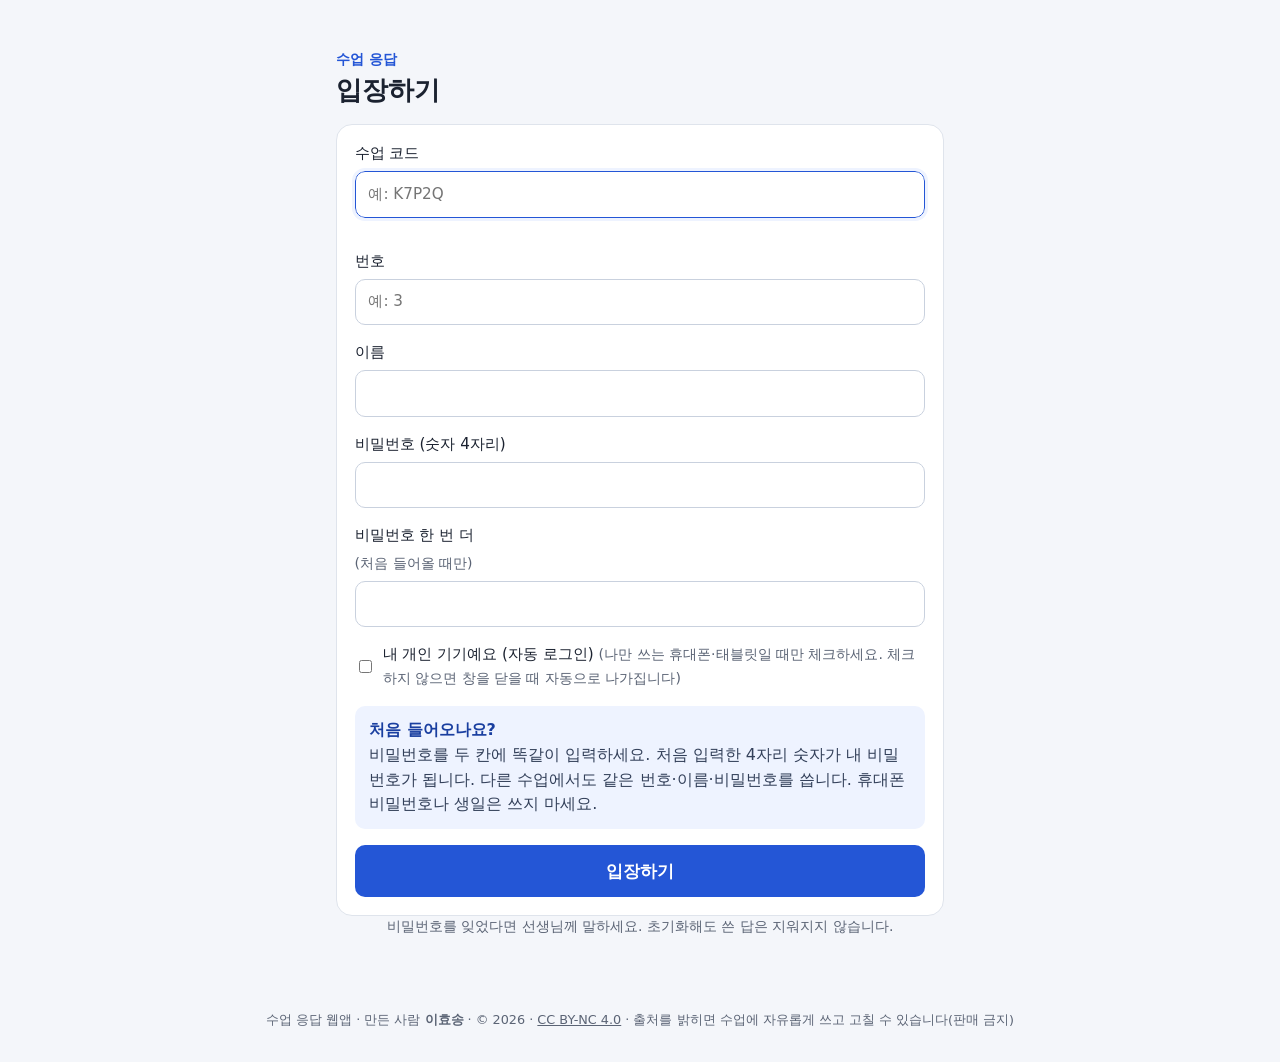
<file: index.html>
<!doctype html>
<html lang="ko">
<head>
  <meta charset="utf-8">
  <meta name="viewport" content="width=device-width, initial-scale=1">
  <meta name="robots" content="noindex">
  <title>수업 응답</title>
  <link rel="preconnect" href="https://ctvicnwpekdlnoidlibg.supabase.co" crossorigin>
  <link rel="stylesheet" href="app.css?v=classfeat-3">
</head>
<body>
  <div id="app"><p class="loading">불러오는 중…</p></div>
  <script src="vendor/supabase.js?v=2.117.0"></script>
  <script src="config.js"></script>
  <script src="common.js?v=classfeat-3"></script>
  <script src="student.js?v=classfeat-3"></script>
</body>
</html>
</file>
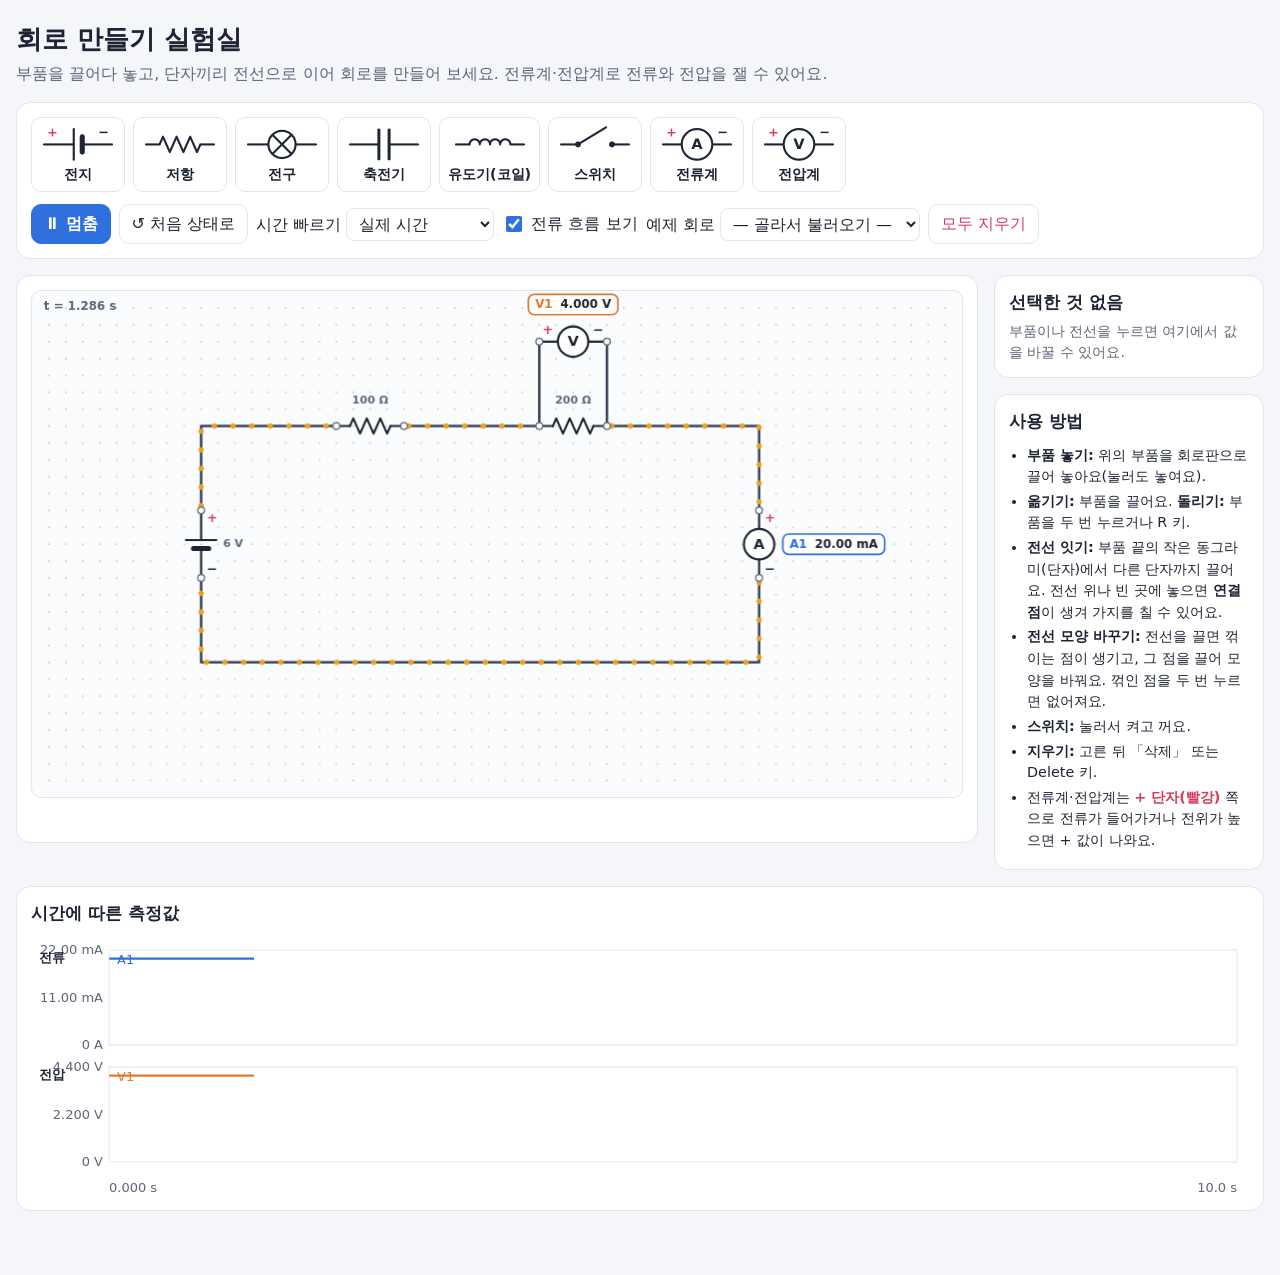
<file: circuit.html>
<!doctype html>
<html lang="ko">
<head>
<meta charset="utf-8">
<meta name="viewport" content="width=device-width, initial-scale=1">
<title>회로 만들기 실험실</title>
<style>
:root {
  --bg: #f4f6fa; --card: #ffffff; --ink: #1d2433; --muted: #5d6678; --line: #e1e5ee;
  --accent: #2f6fde; --accent-ink: #fff; --grid: #eef1f6; --dot: #c9d0dd; --wire: #3a4357;
  --plus: #d43d5c; --warn: #d43d5c; --flow: #f0a020; --board: #fbfcfe;
}
@media (prefers-color-scheme: dark) {
  :root {
    --bg: #12151c; --card: #1b2029; --ink: #e8ebf2; --muted: #9aa3b5; --line: #2c3340;
    --accent: #6ea1ff; --accent-ink: #0d1220; --grid: #232935; --dot: #343c4b; --wire: #c3cad8;
    --plus: #ff6f8c; --warn: #ff6f8c; --flow: #ffc04d; --board: #161a22;
  }
}
* { box-sizing: border-box; }
body {
  margin: 0; background: var(--bg); color: var(--ink);
  font-family: "Pretendard", "Apple SD Gothic Neo", "Malgun Gothic", system-ui, sans-serif;
  line-height: 1.5;
}
main { max-width: 1280px; margin: 0 auto; padding: 20px 16px 48px; }
h1 { font-size: 1.6rem; margin: 0 0 4px; }
.sub { color: var(--muted); margin: 0 0 16px; }
.card { background: var(--card); border: 1px solid var(--line); border-radius: 14px; padding: 14px; margin-bottom: 16px; }
.card h2 { font-size: 1.05rem; margin: 0 0 10px; }
.row { display: flex; flex-wrap: wrap; gap: 8px; align-items: center; }
button {
  font: inherit; border: 1px solid var(--line); background: var(--card); color: var(--ink);
  border-radius: 10px; padding: 7px 12px; cursor: pointer;
}
button:hover { border-color: var(--accent); }
button.primary { background: var(--accent); color: var(--accent-ink); border-color: var(--accent); font-weight: 700; }
button.danger { color: var(--warn); }
select, input[type=number] { font: inherit; padding: 5px 8px; border-radius: 8px; border: 1px solid var(--line); background: var(--card); color: var(--ink); }
input[type=number] { width: 110px; }
label.chk { display: inline-flex; gap: 6px; align-items: center; cursor: pointer; }
label.chk input { accent-color: var(--accent); width: 16px; height: 16px; }
.hint { color: var(--muted); font-size: .88rem; }
.palette { display: flex; flex-wrap: wrap; gap: 8px; margin-bottom: 12px; }
.pal {
  display: flex; flex-direction: column; align-items: center; gap: 2px; padding: 6px 8px 5px;
  min-width: 92px; touch-action: none; user-select: none; -webkit-user-select: none; cursor: grab;
}
.pal canvas { width: 76px; height: 38px; display: block; pointer-events: none; }
.pal span { font-size: .9rem; font-weight: 600; pointer-events: none; }
.layout { display: grid; grid-template-columns: 1fr 270px; gap: 16px; align-items: start; }
.board { position: relative; }
#cv { display: block; width: 100%; aspect-ratio: 1100 / 600; border-radius: 10px; background: var(--board); border: 1px solid var(--line); touch-action: none; }
#graph { display: block; width: 100%; height: 260px; }
.props h2 { margin-bottom: 6px; }
.field { margin: 8px 0; }
.field label { display: block; font-weight: 600; font-size: .92rem; margin-bottom: 2px; }
.live { background: var(--grid); border-radius: 10px; padding: 8px 10px; margin-top: 10px; font-variant-numeric: tabular-nums; }
.live div { display: flex; justify-content: space-between; gap: 8px; }
.live b { font-weight: 700; }
.howto { margin: 0; padding-left: 18px; font-size: .9rem; }
.howto li { margin: 3px 0; }
#warn { color: var(--warn); font-weight: 700; min-height: 1.5em; margin-top: 6px; }
@media (max-width: 900px) {
  .layout { grid-template-columns: 1fr; }
  h1 { font-size: 1.35rem; }
}
</style>
</head>
<body>
<main>
  <h1>회로 만들기 실험실</h1>
  <p class="sub">부품을 끌어다 놓고, 단자끼리 전선으로 이어 회로를 만들어 보세요. 전류계·전압계로 전류와 전압을 잴 수 있어요.</p>

  <section class="card">
    <div class="palette" id="palette"></div>
    <div class="row">
      <button id="run" class="primary">⏸ 멈춤</button>
      <button id="reset">↺ 처음 상태로</button>
      <label>시간 빠르기
        <select id="speed">
          <option value="10">10배 빠르게</option>
          <option value="1" selected>실제 시간</option>
          <option value="0.1">10배 느리게</option>
          <option value="0.01">100배 느리게</option>
          <option value="0.001">1000배 느리게</option>
        </select>
      </label>
      <label class="chk"><input type="checkbox" id="flow" checked> 전류 흐름 보기</label>
      <label>예제 회로
        <select id="example">
          <option value="">— 골라서 불러오기 —</option>
          <option value="series">저항의 직렬 연결</option>
          <option value="parallel">전구의 병렬 연결</option>
          <option value="rc">축전기 충전 (RC 회로)</option>
          <option value="rl">코일과 저항 (RL 회로)</option>
          <option value="lc">전기 진동 (LC 회로)</option>
        </select>
      </label>
      <button id="clear" class="danger">모두 지우기</button>
    </div>
  </section>

  <div class="layout">
    <section class="card board">
      <canvas id="cv"></canvas>
      <div id="warn"></div>
    </section>

    <aside>
      <section class="card props">
        <h2 id="pTitle">선택한 것 없음</h2>
        <div id="pBody" class="hint">부품이나 전선을 누르면 여기에서 값을 바꿀 수 있어요.</div>
        <div id="pLive" class="live" hidden></div>
      </section>
      <section class="card">
        <h2>사용 방법</h2>
        <ul class="howto">
          <li><b>부품 놓기:</b> 위의 부품을 회로판으로 끌어 놓아요(눌러도 놓여요).</li>
          <li><b>옮기기:</b> 부품을 끌어요. <b>돌리기:</b> 부품을 두 번 누르거나 R 키.</li>
          <li><b>전선 잇기:</b> 부품 끝의 작은 동그라미(단자)에서 다른 단자까지 끌어요. 전선 위나 빈 곳에 놓으면 <b>연결점</b>이 생겨 가지를 칠 수 있어요.</li>
          <li><b>전선 모양 바꾸기:</b> 전선을 끌면 꺾이는 점이 생기고, 그 점을 끌어 모양을 바꿔요. 꺾인 점을 두 번 누르면 없어져요.</li>
          <li><b>스위치:</b> 눌러서 켜고 꺼요.</li>
          <li><b>지우기:</b> 고른 뒤 「삭제」 또는 Delete 키.</li>
          <li>전류계·전압계는 <span style="color:var(--plus);font-weight:700">+ 단자(빨강)</span> 쪽으로 전류가 들어가거나 전위가 높으면 + 값이 나와요.</li>
        </ul>
      </section>
    </aside>
  </div>

  <section class="card">
    <h2>시간에 따른 측정값</h2>
    <canvas id="graph"></canvas>
  </section>
</main>

<script>
(() => {
  const $ = id => document.getElementById(id);
  const WW = 1100, WH = 600, GRID = 20;
  // 계산용 값: 전선·전류계는 아주 작은 저항, 전압계는 아주 큰 저항으로 본다
  const RW = 1e-4, RA = 1e-3, RV = 1e7, RMIN = 1e-3, GMIN = 1e-9, SUB = 60;

  const TYPES = {
    battery:   { name: '전지', props: [{ k: 'E', label: '전압 (기전력)', unit: 'V', def: 6 }, { k: 'r', label: '내부 저항', unit: 'Ω', def: 0, min: 0 }] },
    resistor:  { name: '저항', props: [{ k: 'R', label: '저항', unit: 'Ω', def: 100, min: 0.001 }] },
    bulb:      { name: '전구', props: [{ k: 'R', label: '저항', unit: 'Ω', def: 50, min: 0.001 }] },
    capacitor: { name: '축전기', props: [{ k: 'C', label: '전기 용량', unit: 'μF', def: 1000, min: 0.001 }, { k: 'v0', label: '처음 충전 전압', unit: 'V', def: 0 }] },
    inductor:  { name: '유도기(코일)', props: [{ k: 'L', label: '자체 유도 계수', unit: 'H', def: 10, min: 0.0001 }] },
    switch:    { name: '스위치', props: [] },
    ammeter:   { name: '전류계', props: [] },
    voltmeter: { name: '전압계', props: [] },
    node:      { name: '연결점', props: [] },
  };
  const PALETTE = ['battery', 'resistor', 'bulb', 'capacitor', 'inductor', 'switch', 'ammeter', 'voltmeter'];

  let comps = [], wires = [], nextId = 1;
  let sel = null;          // { kind: 'comp' | 'wire', obj }
  let drag = null, hoverTerm = null;
  const sim = { running: true, speed: 1, t: 0, owe: 0, built: null, Iref: 0, warn: '' };
  let samples = [];

  // ---------- 모양 ----------
  const snap = v => Math.round(v / GRID) * GRID;
  const snapPt = p => ({ x: clamp(snap(p.x), GRID, WW - GRID), y: clamp(snap(p.y), GRID, WH - GRID) });
  function clamp(v, a, b) { return Math.min(b, Math.max(a, v)); }
  function toWorld(c, lx, ly) { for (let k = 0; k < c.rot; k++) [lx, ly] = [-ly, lx]; return { x: c.x + lx, y: c.y + ly }; }
  function toLocal(c, p) { let dx = p.x - c.x, dy = p.y - c.y; for (let k = 0; k < c.rot; k++) [dx, dy] = [dy, -dx]; return { x: dx, y: dy }; }
  const nTerms = c => c.type === 'node' ? 1 : 2;
  const termPos = (c, t) => c.type === 'node' ? { x: c.x, y: c.y } : toWorld(c, t ? 40 : -40, 0);
  const byId = id => comps.find(c => c.id === id);
  const endPos = e => termPos(byId(e.c), e.t);
  const wirePoly = w => [endPos(w.a), ...w.pts, endPos(w.b)];
  const dist = (a, b) => Math.hypot(a.x - b.x, a.y - b.y);
  function segDist(p, a, b) {
    const dx = b.x - a.x, dy = b.y - a.y, L2 = dx * dx + dy * dy;
    const u = L2 ? clamp(((p.x - a.x) * dx + (p.y - a.y) * dy) / L2, 0, 1) : 0;
    const q = { x: a.x + u * dx, y: a.y + u * dy };
    return { d: dist(p, q), q };
  }

  function addComp(type, x, y, rot = 0, props = {}) {
    const c = { id: nextId++, type, x, y, rot };
    TYPES[type].props.forEach(pr => c[pr.k] = pr.def);
    if (type === 'switch') c.closed = false;
    if (type === 'ammeter' || type === 'voltmeter') c.num = 1 + Math.max(0, ...comps.filter(o => o.type === type).map(o => o.num || 0));
    Object.assign(c, props);
    initState(c);
    comps.push(c);
    return c;
  }
  function initState(c) {
    c.I = 0; c.V = 0;
    if (c.type === 'capacitor') { c.v1 = c.v2 = Number(c.v0) || 0; c.V = c.v1; }
    if (c.type === 'inductor') { c.i1 = c.i2 = 0; }
  }
  function addWire(a, b, pts) {
    const w = { id: nextId++, a, b, pts: pts || [], I: 0, ph: 0 };
    wires.push(w);
    return w;
  }
  function autoRoute(a, b) {
    const pa = endPos(a), pb = endPos(b);
    if (pa.x === pb.x || pa.y === pb.y) return [];
    const ca = byId(a.c);
    const vertical = ca.type !== 'node' && ca.rot % 2 === 1;
    return [vertical ? { x: pa.x, y: pb.y } : { x: pb.x, y: pa.y }];
  }

  // ---------- 회로 계산 (마디 해석 + BDF2) ----------
  function markDirty() { sim.built = null; sim.Iref = 0; save(); }
  function dtNow() { return sim.speed / 60 / SUB; }

  function build() {
    const dt = dtNow();
    const idx = new Map();
    let n = 0;
    comps.forEach(c => { for (let t = 0; t < nTerms(c); t++) idx.set(c.id + ':' + t, n++); });
    const A = new Float64Array(n * n);
    const G = (a, b, g) => { A[a * n + a] += g; A[b * n + b] += g; A[a * n + b] -= g; A[b * n + a] -= g; };
    for (let i = 0; i < n; i++) A[i * n + i] += GMIN;
    wires.forEach(w => G(idx.get(w.a.c + ':' + w.a.t), idx.get(w.b.c + ':' + w.b.t), 1 / RW));
    comps.forEach(c => {
      if (c.type === 'node') return;
      const p = idx.get(c.id + ':0'), q = idx.get(c.id + ':1');
      c.g = condOf(c, dt);
      if (c.g) G(p, q, c.g);
    });
    const perm = luFactor(A, n);
    return { n, idx, A, perm, dt };
  }
  function condOf(c, dt) {
    switch (c.type) {
      case 'resistor': case 'bulb': return 1 / Math.max(c.R, 1e-6);
      case 'battery': return 1 / Math.max(c.r, RMIN);
      case 'capacitor': return 3 * c.C * 1e-6 / (2 * dt);
      case 'inductor': return 2 * dt / (3 * c.L);
      case 'ammeter': return 1 / RA;
      case 'voltmeter': return 1 / RV;
      case 'switch': return c.closed ? 1 / RW : 0;
    }
    return 0;
  }
  function luFactor(A, n) {
    const perm = new Int32Array(n);
    for (let i = 0; i < n; i++) perm[i] = i;
    for (let k = 0; k < n; k++) {
      let piv = k, best = Math.abs(A[k * n + k]);
      for (let i = k + 1; i < n; i++) { const v = Math.abs(A[i * n + k]); if (v > best) { best = v; piv = i; } }
      if (piv !== k) {
        for (let j = 0; j < n; j++) { const t = A[k * n + j]; A[k * n + j] = A[piv * n + j]; A[piv * n + j] = t; }
        const t = perm[k]; perm[k] = perm[piv]; perm[piv] = t;
      }
      const d = A[k * n + k];
      for (let i = k + 1; i < n; i++) {
        const f = (A[i * n + k] /= d);
        if (f) for (let j = k + 1; j < n; j++) A[i * n + j] -= f * A[k * n + j];
      }
    }
    return perm;
  }
  function luSolve(B, b) {
    const { n, A, perm } = B, x = new Float64Array(n);
    for (let i = 0; i < n; i++) { let s = b[perm[i]]; for (let j = 0; j < i; j++) s -= A[i * n + j] * x[j]; x[i] = s; }
    for (let i = n - 1; i >= 0; i--) { let s = x[i]; for (let j = i + 1; j < n; j++) s -= A[i * n + j] * x[j]; x[i] = s / A[i * n + i]; }
    return x;
  }

  // 한 걸음(dt) 진행. commit=false면 지금 상태의 전류·전압만 다시 계산한다.
  function step(commit) {
    if (!sim.built) sim.built = build();
    const B = sim.built, { n, idx, dt } = B;
    if (!n) return;
    const rhs = new Float64Array(n);
    const P = c => idx.get(c.id + ':0'), Q = c => idx.get(c.id + ':1');
    comps.forEach(c => {
      if (c.type === 'battery') { const I = c.V0src = c.E * c.g; rhs[P(c)] += I; rhs[Q(c)] -= I; }
      else if (c.type === 'capacitor') { c.ieq = c.C * 1e-6 * (4 * c.v1 - c.v2) / (2 * dt); rhs[P(c)] += c.ieq; rhs[Q(c)] -= c.ieq; }
      else if (c.type === 'inductor') { c.i0 = (4 * c.i1 - c.i2) / 3; rhs[P(c)] -= c.i0; rhs[Q(c)] += c.i0; }
    });
    const x = luSolve(B, rhs);
    let shortI = 0;
    comps.forEach(c => {
      if (c.type === 'node') return;
      const v = x[P(c)] - x[Q(c)];
      c.V = v;
      switch (c.type) {
        case 'battery': c.I = c.V0src - c.g * v; shortI = Math.max(shortI, Math.abs(c.I) * (c.r < RMIN ? 1 : 0)); break;
        case 'capacitor': c.I = c.g * v - c.ieq; if (commit) { c.v2 = c.v1; c.v1 = v; } break;
        case 'inductor': c.I = c.g * v + c.i0; if (commit) { c.i2 = c.i1; c.i1 = c.I; } break;
        default: c.I = c.g * v;
      }
    });
    wires.forEach(w => { w.I = (x[idx.get(w.a.c + ':' + w.a.t)] - x[idx.get(w.b.c + ':' + w.b.t)]) / RW; });
    sim.warn = shortI > 100 ? '⚠ 단락! 전지의 두 끝이 저항 없이 전선(또는 전류계)으로 바로 이어졌어요. 실제라면 아주 큰 전류가 흘러 위험해요.' : '';
    if (commit) sim.t += dt;
  }

  function resetSim() {
    sim.t = 0; sim.owe = 0; sim.Iref = 0; samples = [];
    comps.forEach(initState);
    wires.forEach(w => { w.I = 0; });
    step(false);
  }

  // ---------- 저장 (이 브라우저에만) ----------
  const KEY = 'circuit-lab-v1';
  function save() {
    try {
      const strip = c => { const o = { id: c.id, type: c.type, x: c.x, y: c.y, rot: c.rot };
        TYPES[c.type].props.forEach(p => o[p.k] = c[p.k]);
        if (c.type === 'switch') o.closed = c.closed;
        if (c.num) o.num = c.num;
        return o; };
      localStorage.setItem(KEY, JSON.stringify({ comps: comps.map(strip), wires: wires.map(w => ({ id: w.id, a: w.a, b: w.b, pts: w.pts })) }));
    } catch (e) { /* 저장 못 해도 괜찮다 */ }
  }
  function load() {
    try {
      const d = JSON.parse(localStorage.getItem(KEY));
      if (!d || !Array.isArray(d.comps)) return false;
      comps = d.comps.filter(c => TYPES[c.type]).map(c => { initState(c); return c; });
      const ids = new Set(comps.map(c => c.id));
      wires = d.wires.filter(w => ids.has(w.a.c) && ids.has(w.b.c)).map(w => ({ ...w, I: 0, ph: 0 }));
      nextId = 1 + Math.max(0, ...comps.map(c => c.id), ...wires.map(w => w.id));
      return true;
    } catch (e) { return false; }
  }

  // ---------- 예제 ----------
  const EXAMPLES = {
    series: [[
      ['battery', 200, 300, 1, { E: 6 }], ['resistor', 400, 160, 0, { R: 100 }], ['resistor', 640, 160, 0, { R: 200 }],
      ['ammeter', 860, 300, 1], ['voltmeter', 640, 60, 0],
    ], [[0, 0, 1, 0, [[200, 160]]], [1, 1, 2, 0], [2, 1, 3, 0, [[860, 160]]], [3, 1, 0, 1, [[860, 440], [200, 440]]], [4, 0, 2, 0], [4, 1, 2, 1]]],
    parallel: [[
      ['battery', 200, 300, 1, { E: 6 }], ['ammeter', 400, 160, 0], ['node', 640, 160, 0], ['bulb', 640, 300, 1, { R: 50 }],
      ['bulb', 840, 300, 1, { R: 100 }], ['node', 640, 440, 0], ['voltmeter', 980, 300, 1], ['ammeter', 740, 160, 0],
    ], [[0, 0, 1, 0, [[200, 160]]], [1, 1, 2, 0], [2, 0, 3, 0], [2, 0, 7, 0], [7, 1, 4, 0, [[840, 160]]], [3, 1, 5, 0],
      [4, 1, 5, 0, [[840, 440]]], [5, 0, 0, 1, [[200, 440]]], [6, 0, 4, 0], [6, 1, 4, 1]]],
    rc: [[
      ['battery', 200, 300, 1, { E: 6 }], ['switch', 340, 160, 0], ['resistor', 520, 160, 0, { R: 1000 }], ['ammeter', 700, 160, 0],
      ['capacitor', 840, 300, 1, { C: 1000, v0: 0 }], ['voltmeter', 980, 300, 1],
    ], [[0, 0, 1, 0, [[200, 160]]], [1, 1, 2, 0], [2, 1, 3, 0], [3, 1, 4, 0, [[840, 160]]], [4, 1, 0, 1, [[840, 440], [200, 440]]], [5, 0, 4, 0], [5, 1, 4, 1]]],
    rl: [[
      ['battery', 200, 300, 1, { E: 6 }], ['switch', 340, 160, 0], ['resistor', 520, 160, 0, { R: 10 }], ['ammeter', 700, 160, 0],
      ['inductor', 840, 300, 1, { L: 10 }], ['voltmeter', 980, 300, 1],
    ], [[0, 0, 1, 0, [[200, 160]]], [1, 1, 2, 0], [2, 1, 3, 0], [3, 1, 4, 0, [[840, 160]]], [4, 1, 0, 1, [[840, 440], [200, 440]]], [5, 0, 4, 0], [5, 1, 4, 1]]],
    lc: [[
      ['capacitor', 300, 300, 1, { C: 1000, v0: 6 }], ['switch', 460, 160, 0], ['ammeter', 640, 160, 0], ['inductor', 840, 300, 1, { L: 10 }],
      ['voltmeter', 160, 300, 1],
    ], [[0, 0, 1, 0, [[300, 160]]], [1, 1, 2, 0], [2, 1, 3, 0, [[840, 160]]], [3, 1, 0, 1, [[840, 440], [300, 440]]], [4, 0, 0, 0], [4, 1, 0, 1]]],
  };
  function loadExample(key) {
    const [cl, wl] = EXAMPLES[key];
    comps = []; wires = []; nextId = 1; sel = null;
    const ids = cl.map(([type, x, y, rot, props]) => addComp(type, x, y, rot, props).id);
    wl.forEach(([a, ta, b, tb, pts]) => addWire({ c: ids[a], t: ta }, { c: ids[b], t: tb }, (pts || []).map(([x, y]) => ({ x, y }))));
    markDirty(); resetSim(); renderProps();
  }

  // ---------- 그리기 ----------
  let col = {};
  function readColors() {
    const s = getComputedStyle(document.documentElement);
    ['ink', 'muted', 'line', 'grid', 'dot', 'wire', 'plus', 'accent', 'flow', 'card', 'board'].forEach(k => col[k] = s.getPropertyValue('--' + k).trim());
  }

  function fmtSI(v, unit, zero = 1e-9) {
    if (!isFinite(v)) return '—';
    const a = Math.abs(v);
    if (a < zero) return '0 ' + unit;
    const P = [[1e9, 'G'], [1e6, 'M'], [1e3, 'k'], [1, ''], [1e-3, 'm'], [1e-6, 'μ'], [1e-9, 'n']];
    const [f, pre] = P.find(([f]) => a >= f * 0.9995) || P[P.length - 1];
    const x = a / f;
    return (v < 0 ? '−' : '') + x.toFixed(x >= 100 ? 1 : x >= 10 ? 2 : 3) + ' ' + pre + unit;
  }
  const fmtA = v => fmtSI(v, 'A', 1e-7);
  const fmtV = v => fmtSI(v, 'V', 1e-5);
  const num = v => String(+Number(v).toPrecision(4));

  function valueLabel(c) {
    switch (c.type) {
      case 'battery': return num(c.E) + ' V' + (c.r > 0 ? ' (r=' + num(c.r) + ' Ω)' : '');
      case 'resistor': case 'bulb': return fmtSI(c.R, 'Ω').replace('.000', '').replace(/(\.\d*?)0+ /, '$1 ').replace('. ', ' ');
      case 'capacitor': return num(c.C) + ' μF';
      case 'inductor': return num(c.L) + ' H';
      case 'switch': return c.closed ? '켜짐' : '꺼짐';
    }
    return '';
  }

  // 부품 하나를 그린다 (g: 이미 세계 좌표로 맞춘 그리기 도구)
  function drawComp(g, c, opts = {}) {
    const lw = 2.5;
    g.save();
    g.translate(c.x, c.y);
    g.rotate(c.rot * Math.PI / 2);
    g.strokeStyle = col.ink; g.fillStyle = col.ink; g.lineWidth = lw; g.lineCap = 'round'; g.lineJoin = 'round';
    const lead = (a) => { g.beginPath(); g.moveTo(-40, 0); g.lineTo(-a, 0); g.moveTo(a, 0); g.lineTo(40, 0); g.stroke(); };
    switch (c.type) {
      case 'resistor': {
        lead(24);
        g.beginPath(); g.moveTo(-24, 0);
        for (let k = 0; k < 6; k++) g.lineTo(-20 + k * 8, k % 2 ? 9 : -9);
        g.lineTo(24, 0); g.stroke();
        break;
      }
      case 'bulb': {
        lead(16);
        const P = Math.abs(c.V * c.I), b = Math.min(1, Math.sqrt(P / 1));
        if (b > 0.01) {
          const gr = g.createRadialGradient(0, 0, 4, 0, 0, 18 + 30 * b);
          gr.addColorStop(0, 'rgba(255,214,70,' + (0.9 * b) + ')'); gr.addColorStop(1, 'rgba(255,214,70,0)');
          g.fillStyle = gr; g.beginPath(); g.arc(0, 0, 18 + 30 * b, 0, Math.PI * 2); g.fill();
          g.fillStyle = 'rgba(255,230,120,' + b + ')'; g.beginPath(); g.arc(0, 0, 16, 0, Math.PI * 2); g.fill();
        }
        g.beginPath(); g.arc(0, 0, 16, 0, Math.PI * 2); g.stroke();
        g.beginPath(); g.moveTo(-11, -11); g.lineTo(11, 11); g.moveTo(11, -11); g.lineTo(-11, 11); g.stroke();
        break;
      }
      case 'capacitor': {
        lead(6);
        g.lineWidth = 3.5;
        g.beginPath(); g.moveTo(-6, -17); g.lineTo(-6, 17); g.moveTo(6, -17); g.lineTo(6, 17); g.stroke();
        break;
      }
      case 'inductor': {
        lead(24);
        g.beginPath(); g.moveTo(-24, 0);
        for (let k = 0; k < 4; k++) g.arc(-18 + 12 * k, 0, 6, Math.PI, 0, false);
        g.stroke();
        break;
      }
      case 'battery': {
        lead(5);
        g.beginPath(); g.moveTo(-5, -18); g.lineTo(-5, 18); g.stroke();
        g.lineWidth = 6; g.beginPath(); g.moveTo(5, -9); g.lineTo(5, 9); g.stroke();
        break;
      }
      case 'switch': {
        lead(20);
        g.beginPath(); g.arc(-20, 0, 3.5, 0, Math.PI * 2); g.arc(20, 0, 3.5, 0, Math.PI * 2); g.fill();
        g.beginPath(); g.moveTo(-20, 0);
        if (c.closed) g.lineTo(20, 0); else g.lineTo(13, -20);
        g.stroke();
        break;
      }
      case 'ammeter': case 'voltmeter': {
        lead(18);
        g.fillStyle = col.card; g.beginPath(); g.arc(0, 0, 18, 0, Math.PI * 2); g.fill(); g.stroke();
        break;
      }
      case 'node': {
        g.beginPath(); g.arc(0, 0, 5, 0, Math.PI * 2); g.fill();
        break;
      }
    }
    if (c.type !== 'node' && !opts.icon) {
      g.fillStyle = col.board; g.strokeStyle = col.muted; g.lineWidth = 1.5;
      [-40, 40].forEach(x => { g.beginPath(); g.arc(x, 0, 4, 0, Math.PI * 2); g.fill(); g.stroke(); });
    }
    g.restore();

    // 글자는 돌리지 않고 쓴다
    g.textAlign = 'center'; g.textBaseline = 'middle';
    if (c.type === 'ammeter' || c.type === 'voltmeter') {
      g.fillStyle = col.ink; g.font = '700 17px system-ui, sans-serif';
      g.fillText(c.type === 'ammeter' ? 'A' : 'V', c.x, c.y + 1);
    }
    if (c.type === 'battery' || c.type === 'ammeter' || c.type === 'voltmeter') {
      g.font = '700 15px system-ui, sans-serif';
      const pp = toWorld(c, -30, -13), pm = toWorld(c, 30, -13);
      g.fillStyle = col.plus; g.fillText('+', pp.x, pp.y);
      g.fillStyle = col.ink; g.fillText('−', pm.x, pm.y);
    }
    if (opts.icon) return;
    if (c.type === 'capacitor' && Math.abs(c.V) > 0.01) {
      g.font = '700 14px system-ui, sans-serif';
      const a = toWorld(c, -15, -16), b = toWorld(c, 15, -16);
      g.fillStyle = col.plus; g.fillText(c.V > 0 ? '+' : '−', a.x, a.y);
      g.fillStyle = col.ink; g.fillText(c.V > 0 ? '−' : '+', b.x, b.y);
    }
    const vertical = c.rot % 2 === 1;
    if (c.type === 'ammeter' || c.type === 'voltmeter') {
      const txt = c.type === 'ammeter' ? fmtA(c.I) : fmtV(c.V);
      const tag = (c.type === 'ammeter' ? 'A' : 'V') + c.num;
      g.font = '700 14px system-ui, sans-serif';
      const w = g.measureText(txt).width + 46, h = 24;
      const bx = vertical ? c.x + 28 : c.x - w / 2, by = vertical ? c.y - h / 2 : c.y - 32 - h;
      g.fillStyle = col.card; g.strokeStyle = meterColor(c); g.lineWidth = 2;
      roundRect(g, bx, by, w, h, 7); g.fill(); g.stroke();
      g.textAlign = 'left';
      g.fillStyle = meterColor(c); g.fillText(tag, bx + 8, by + h / 2 + 1);
      g.fillStyle = col.ink; g.fillText(txt, bx + 38, by + h / 2 + 1);
    } else if (c.type !== 'node') {
      const txt = valueLabel(c);
      g.font = '600 13px system-ui, sans-serif'; g.fillStyle = col.muted;
      if (vertical) { g.textAlign = 'left'; g.fillText(txt, c.x + 26, c.y); }
      else g.fillText(txt, c.x, c.y - 30);
    }
    g.textAlign = 'left'; g.textBaseline = 'alphabetic';
  }
  function roundRect(g, x, y, w, h, r) {
    g.beginPath();
    g.moveTo(x + r, y); g.arcTo(x + w, y, x + w, y + h, r); g.arcTo(x + w, y + h, x, y + h, r);
    g.arcTo(x, y + h, x, y, r); g.arcTo(x, y, x + w, y, r); g.closePath();
  }
  const A_COLORS = ['#2f6fde', '#1f9d6b', '#7a52e0', '#0f9fb5'];
  const V_COLORS = ['#e0782b', '#d43d5c', '#b8860b', '#c2449b'];
  const meterColor = c => (c.type === 'ammeter' ? A_COLORS : V_COLORS)[(c.num - 1) % 4];

  const cv = $('cv'), ctx = cv.getContext('2d');
  let scale = 1;
  function resize() {
    const r = cv.getBoundingClientRect(), dpr = window.devicePixelRatio || 1;
    scale = r.width / WW;
    cv.width = Math.round(r.width * dpr); cv.height = Math.round(r.width * WH / WW * dpr);
  }

  function draw() {
    const dpr = window.devicePixelRatio || 1;
    ctx.setTransform(dpr * scale, 0, 0, dpr * scale, 0, 0);
    ctx.clearRect(0, 0, WW, WH);
    // 모눈 점
    ctx.fillStyle = col.dot;
    for (let x = GRID; x < WW; x += GRID) for (let y = GRID; y < WH; y += GRID) ctx.fillRect(x - 1, y - 1, 2, 2);

    // 전선
    const flow = $('flow').checked;
    wires.forEach(w => {
      const pl = wirePoly(w), isSel = sel && sel.obj === w;
      ctx.strokeStyle = isSel ? col.accent : col.wire; ctx.lineWidth = isSel ? 4 : 3; ctx.lineJoin = 'round'; ctx.lineCap = 'round';
      ctx.beginPath(); pl.forEach((p, i) => i ? ctx.lineTo(p.x, p.y) : ctx.moveTo(p.x, p.y)); ctx.stroke();
      if (isSel || (hoverWire === w)) {
        ctx.fillStyle = col.accent;
        w.pts.forEach(p => { ctx.beginPath(); ctx.arc(p.x, p.y, 5, 0, Math.PI * 2); ctx.fill(); });
      }
      if (flow && Math.abs(w.I) > 1e-6 && sim.Iref > 0) drawDots(w, pl);
    });

    comps.forEach(c => {
      drawComp(ctx, c);
      if (sel && sel.obj === c) {
        ctx.strokeStyle = col.accent; ctx.lineWidth = 1.5; ctx.setLineDash([5, 4]);
        const r = c.type === 'node' ? 12 : 0;
        if (r) { ctx.beginPath(); ctx.arc(c.x, c.y, r, 0, Math.PI * 2); ctx.stroke(); }
        else {
          const a = toWorld(c, -48, -26), b = toWorld(c, 48, 26);
          ctx.strokeRect(Math.min(a.x, b.x), Math.min(a.y, b.y), Math.abs(b.x - a.x), Math.abs(b.y - a.y));
        }
        ctx.setLineDash([]);
      }
    });

    // 단자 강조 · 그리는 중인 전선
    const ht = drag && drag.kind === 'wire' ? drag.target : hoverTerm;
    if (ht) {
      const p = endPos(ht);
      ctx.strokeStyle = col.accent; ctx.lineWidth = 3;
      ctx.beginPath(); ctx.arc(p.x, p.y, 9, 0, Math.PI * 2); ctx.stroke();
    }
    if (drag && drag.kind === 'wire') {
      const a = endPos(drag.from), b = drag.target ? endPos(drag.target) : drag.p;
      ctx.strokeStyle = col.accent; ctx.lineWidth = 3; ctx.setLineDash([8, 6]);
      ctx.beginPath(); ctx.moveTo(a.x, a.y); ctx.lineTo(b.x, b.y); ctx.stroke(); ctx.setLineDash([]);
    }

    ctx.fillStyle = col.muted; ctx.font = '600 14px system-ui, sans-serif';
    ctx.fillText('t = ' + fmtT(sim.t), 14, 22);
    $('warn').textContent = sim.warn;
  }
  function fmtT(t) { return t < 10 ? t.toFixed(3) + ' s' : t.toFixed(1) + ' s'; }

  // 전선 위의 점: 전류(+에서 −로 흐르는 방향)를 따라 움직인다. 빠르기는 회로 안 가장 큰 전류에 맞춘 비율
  function drawDots(w, pl) {
    const segs = [];
    let total = 0;
    for (let i = 0; i + 1 < pl.length; i++) { const L = dist(pl[i], pl[i + 1]); segs.push(L); total += L; }
    const SP = 22;
    ctx.fillStyle = col.flow;
    for (let s = ((w.ph % SP) + SP) % SP; s < total; s += SP) {
      let r = s, i = 0;
      while (i < segs.length && r > segs[i]) { r -= segs[i]; i++; }
      if (i >= segs.length) break;
      const u = segs[i] ? r / segs[i] : 0;
      const x = pl[i].x + (pl[i + 1].x - pl[i].x) * u, y = pl[i].y + (pl[i + 1].y - pl[i].y) * u;
      ctx.beginPath(); ctx.arc(x, y, 3.2, 0, Math.PI * 2); ctx.fill();
    }
  }
  function updateFlow(fdt) {
    let m = 0;
    wires.forEach(w => { m = Math.max(m, Math.abs(w.I)); });
    sim.Iref = Math.max(sim.Iref, m);
    if (sim.Iref < 1e-6) return;
    wires.forEach(w => { w.ph += 90 * (w.I / sim.Iref) * fdt; });
  }

  // ---------- 그래프 ----------
  const gcv = $('graph'), gctx = gcv.getContext('2d');
  function recordSample() {
    const vals = {};
    comps.forEach(c => { if (c.type === 'ammeter') vals[c.id] = c.I; else if (c.type === 'voltmeter') vals[c.id] = c.V; });
    samples.push({ t: sim.t, vals });
    const win = 10 * sim.speed;
    let k = 0;
    while (k < samples.length && samples[k].t < sim.t - win * 1.05) k++;
    if (k) samples.splice(0, k);
  }
  function drawGraph() {
    const dpr = window.devicePixelRatio || 1, W = gcv.clientWidth, H = gcv.clientHeight;
    if (gcv.width !== Math.round(W * dpr)) { gcv.width = Math.round(W * dpr); gcv.height = Math.round(H * dpr); }
    const g = gctx;
    g.setTransform(dpr, 0, 0, dpr, 0, 0); g.clearRect(0, 0, W, H);
    const kinds = [['ammeter', '전류', fmtA], ['voltmeter', '전압', fmtV]].filter(([k]) => comps.some(c => c.type === k));
    g.font = '13px system-ui, sans-serif';
    if (!kinds.length) {
      g.fillStyle = col.muted; g.textAlign = 'center';
      g.fillText('전류계나 전압계를 놓으면 시간에 따른 값이 여기에 그려져요.', W / 2, H / 2);
      g.textAlign = 'left';
      return;
    }
    const win = 10 * sim.speed, t1 = Math.max(sim.t, win), t0 = t1 - win;
    const left = 78, right = W - 12, ph = (H - 26) / kinds.length;
    const X = t => left + (t - t0) / win * (right - left);
    kinds.forEach(([kind, name, f], pi) => {
      const top = pi * ph + 14, bottom = top + ph - 22;
      const meters = comps.filter(c => c.type === kind);
      let lo = 0, hi = 0;
      samples.forEach(s => meters.forEach(m => { const v = s.vals[m.id]; if (v !== undefined) { lo = Math.min(lo, v); hi = Math.max(hi, v); } }));
      if (hi - lo < 1e-9) { hi = 1e-3; lo = Math.min(lo, 0); }
      const pad = (hi - lo) * 0.1; hi += pad; if (lo < 0) lo -= pad;
      const Y = v => bottom - (v - lo) / (hi - lo) * (bottom - top);
      g.strokeStyle = col.line; g.lineWidth = 1;
      g.strokeRect(left, top, right - left, bottom - top);
      g.fillStyle = col.muted; g.textAlign = 'right';
      [hi, (hi + lo) / 2, lo].forEach(v => g.fillText(f(v), left - 6, Y(v) + 4));
      if (lo < 0) { g.strokeStyle = col.muted; g.setLineDash([3, 3]); g.beginPath(); g.moveTo(left, Y(0)); g.lineTo(right, Y(0)); g.stroke(); g.setLineDash([]); }
      g.textAlign = 'left'; g.fillStyle = col.ink; g.font = '700 13px system-ui, sans-serif';
      g.fillText(name, 8, top + 12);
      g.font = '13px system-ui, sans-serif';
      let lx = left + 8;
      meters.forEach(m => {
        g.strokeStyle = g.fillStyle = meterColor(m); g.lineWidth = 2.2; g.beginPath();
        let started = false;
        samples.forEach(s => {
          const v = s.vals[m.id]; if (v === undefined || s.t < t0) return;
          const x = X(s.t), y = Y(v);
          started ? g.lineTo(x, y) : g.moveTo(x, y); started = true;
        });
        g.stroke();
        const tag = (kind === 'ammeter' ? 'A' : 'V') + m.num;
        g.fillText(tag, lx, top + 14); lx += g.measureText(tag).width + 14;
      });
    });
    g.fillStyle = col.muted; g.textAlign = 'left'; g.fillText(fmtT(t0), left, H - 4);
    g.textAlign = 'right'; g.fillText(fmtT(t1), right, H - 4); g.textAlign = 'left';
  }

  // ---------- 선택한 것의 값 ----------
  function renderProps() {
    const body = $('pBody'), live = $('pLive');
    if (!sel) {
      $('pTitle').textContent = '선택한 것 없음';
      body.className = 'hint'; body.textContent = '부품이나 전선을 누르면 여기에서 값을 바꿀 수 있어요.';
      live.hidden = true; return;
    }
    body.className = ''; body.innerHTML = ''; live.hidden = false;
    const btnRow = document.createElement('div'); btnRow.className = 'row'; btnRow.style.marginTop = '10px';
    const mkBtn = (txt, fn, cls) => { const b = document.createElement('button'); b.textContent = txt; if (cls) b.className = cls; b.onclick = fn; btnRow.appendChild(b); };
    if (sel.kind === 'wire') {
      $('pTitle').textContent = '전선';
      mkBtn('곧게 펴기', () => { sel.obj.pts = autoRoute(sel.obj.a, sel.obj.b); save(); });
      mkBtn('삭제', deleteSel, 'danger');
      body.appendChild(btnRow);
      return;
    }
    const c = sel.obj, T = TYPES[c.type];
    $('pTitle').textContent = T.name + (c.num ? ' ' + (c.type === 'ammeter' ? 'A' : 'V') + c.num : '');
    T.props.forEach(pr => {
      const f = document.createElement('div'); f.className = 'field';
      f.innerHTML = '<label></label><input type="number" step="any"> ' + pr.unit;
      f.querySelector('label').textContent = pr.label;
      const inp = f.querySelector('input'); inp.value = c[pr.k];
      inp.onchange = () => {
        let v = Number(inp.value);
        if (!isFinite(v) || (pr.min !== undefined && v < pr.min)) { inp.value = c[pr.k]; return; }
        c[pr.k] = v;
        if (pr.k === 'v0') { c.v1 = c.v2 = v; }
        markDirty(); if (!sim.running) step(false);
      };
      body.appendChild(f);
    });
    if (c.type === 'capacitor') {
      const h = document.createElement('div'); h.className = 'hint';
      h.textContent = '「처음 충전 전압」은 바꾸는 즉시, 그리고 ↺ 처음 상태로를 누를 때 축전기에 채워져요.';
      body.appendChild(h);
    }
    if (c.type === 'switch') mkBtn(c.closed ? '스위치 끄기' : '스위치 켜기', () => { toggleSwitch(c); renderProps(); }, 'primary');
    if (c.type !== 'node') mkBtn('⟳ 돌리기', () => { c.rot = (c.rot + 1) % 4; save(); });
    mkBtn('삭제', deleteSel, 'danger');
    body.appendChild(btnRow);
  }
  function updateLive() {
    if (!sel) return;
    const live = $('pLive');
    const rows = [];
    if (sel.kind === 'wire') rows.push(['전류', fmtA(Math.abs(sel.obj.I))]);
    else {
      const c = sel.obj, aV = Math.abs(c.V), aI = Math.abs(c.I);
      switch (c.type) {
        case 'battery': rows.push(['단자 전압', fmtV(c.V)], ['흘려보내는 전류', fmtA(c.I)]); break;
        case 'resistor': case 'bulb': rows.push(['양 끝 전압', fmtV(aV)], ['전류', fmtA(aI)], ['소비 전력', fmtSI(aV * aI, 'W', 1e-9)]); break;
        case 'capacitor': rows.push(['양 끝 전압', fmtV(c.V)], ['저장된 전하량', fmtSI(c.C * 1e-6 * c.V, 'C', 1e-12)], ['전류', fmtA(aI)]); break;
        case 'inductor': rows.push(['양 끝 전압', fmtV(c.V)], ['전류', fmtA(c.I)]); break;
        case 'switch': rows.push(['전류', fmtA(aI)]); break;
        case 'ammeter': rows.push(['측정한 전류', fmtA(c.I)]); break;
        case 'voltmeter': rows.push(['측정한 전압', fmtV(c.V)]); break;
        case 'node': rows.push(['연결된 전선', wires.filter(w => w.a.c === c.id || w.b.c === c.id).length + '개']); break;
      }
    }
    live.innerHTML = rows.map(([k, v]) => '<div><span>' + k + '</span><b>' + v + '</b></div>').join('');
  }
  function select(kind, obj) { sel = obj ? { kind, obj } : null; renderProps(); }
  function deleteSel() {
    if (!sel) return;
    if (sel.kind === 'wire') wires = wires.filter(w => w !== sel.obj);
    else {
      const c = sel.obj;
      comps = comps.filter(o => o !== c);
      wires = wires.filter(w => w.a.c !== c.id && w.b.c !== c.id);
    }
    sel = null; renderProps(); markDirty(); if (!sim.running) step(false);
  }
  function toggleSwitch(c) { c.closed = !c.closed; markDirty(); if (!sim.running) step(false); }

  // ---------- 마우스 · 손가락 ----------
  let hoverWire = null;
  function worldPt(e) {
    const r = cv.getBoundingClientRect();
    return { x: (e.clientX - r.left) * WW / r.width, y: (e.clientY - r.top) * WW / r.width };
  }
  const tolOf = e => (e.pointerType === 'touch' ? 18 : 11);
  function hitTerminal(p, tol, withNodes, except) {
    let best = null, bd = tol;
    comps.forEach(c => {
      if (c.type === 'node' && !withNodes) return;
      for (let t = 0; t < nTerms(c); t++) {
        if (except && except.c === c.id && except.t === t) continue;
        const d = dist(p, termPos(c, t));
        if (d < bd) { bd = d; best = { c: c.id, t }; }
      }
    });
    return best;
  }
  function hitBend(p, tol) {
    for (const w of wires) for (let i = 0; i < w.pts.length; i++) if (dist(p, w.pts[i]) < tol * 0.8) return { w, i };
    return null;
  }
  function hitComp(p, tol) {
    for (let k = comps.length - 1; k >= 0; k--) {
      const c = comps[k];
      if (c.type === 'node') { if (dist(p, c) < tol) return c; continue; }
      const l = toLocal(c, p);
      if (Math.abs(l.x) <= 34 && Math.abs(l.y) <= 22) return c;
    }
    return null;
  }
  function hitWireSeg(p, tol) {
    let best = null, bd = tol * 0.8;
    wires.forEach(w => {
      const pl = wirePoly(w);
      for (let i = 0; i + 1 < pl.length; i++) { const r = segDist(p, pl[i], pl[i + 1]); if (r.d < bd) { bd = r.d; best = { w, i, q: r.q }; } }
    });
    return best;
  }
  function sameEnd(a, b) { return a.c === b.c && a.t === b.t; }

  cv.addEventListener('pointerdown', e => {
    const p = worldPt(e), tol = tolOf(e);
    cv.setPointerCapture(e.pointerId);
    const term = hitTerminal(p, tol, false);
    if (term) { drag = { kind: 'wire', from: term, p, start: p, target: null }; return; }
    const bp = hitBend(p, tol);
    if (bp) { drag = { kind: 'bend', w: bp.w, i: bp.i, start: p, moved: false }; select('wire', bp.w); return; }
    const c = hitComp(p, tol);
    if (c) { drag = { kind: 'move', c, ox: c.x, oy: c.y, start: p, moved: false }; return; }
    const ws = hitWireSeg(p, tol);
    if (ws) {
      ws.w.pts.splice(ws.i, 0, snapPt(ws.q));
      drag = { kind: 'bend', w: ws.w, i: ws.i, start: p, moved: false, inserted: true };
      select('wire', ws.w);
      return;
    }
    select(null);
  });
  cv.addEventListener('pointermove', e => {
    const p = worldPt(e), tol = tolOf(e);
    if (!drag) {
      hoverTerm = hitTerminal(p, tol, false);
      hoverWire = hoverTerm ? null : (hitBend(p, tol) || hitWireSeg(p, tol) || {}).w || null;
      cv.style.cursor = hoverTerm ? 'crosshair' : hitComp(p, tol) ? 'move' : hoverWire ? 'pointer' : 'default';
      return;
    }
    const far = dist(p, drag.start) > 5;
    if (drag.kind === 'wire') { drag.p = p; drag.target = hitTerminal(p, tol, true, drag.from); }
    else if (drag.kind === 'bend') { if (far) drag.moved = true; if (drag.moved) drag.w.pts[drag.i] = snapPt(p); }
    else if (drag.kind === 'move') {
      if (far) drag.moved = true;
      if (drag.moved) { drag.c.x = clamp(snap(drag.ox + p.x - drag.start.x), GRID * 2, WW - GRID * 2); drag.c.y = clamp(snap(drag.oy + p.y - drag.start.y), GRID * 2, WH - GRID * 2); }
    }
  });
  function endDrag(e) {
    if (!drag) return;
    const d = drag; drag = null;
    const p = worldPt(e), tol = tolOf(e);
    if (d.kind === 'wire') {
      const target = hitTerminal(p, tol, true, d.from);
      if (target) {
        if (sameEnd(target, d.from)) return;
        if (wires.some(w => (sameEnd(w.a, d.from) && sameEnd(w.b, target)) || (sameEnd(w.b, d.from) && sameEnd(w.a, target)))) return;
        select('wire', addWire(d.from, target, autoRoute(d.from, target)));
      } else if (dist(p, d.start) > 14) {
        const ws = hitWireSeg(p, tol);
        let node;
        if (ws) {
          const q = snapPt(ws.q);
          node = addComp('node', q.x, q.y);
          const w = ws.w, end = { c: node.id, t: 0 };
          wires = wires.filter(o => o !== w);
          addWire(w.a, end, w.pts.slice(0, ws.i));
          addWire(end, w.b, w.pts.slice(ws.i));
        } else {
          const q = snapPt(p);
          node = addComp('node', q.x, q.y);
        }
        const end = { c: node.id, t: 0 };
        addWire(d.from, end, autoRoute(d.from, end));
        select('comp', node);
      } else return;
      markDirty(); if (!sim.running) step(false);
    } else if (d.kind === 'bend') {
      if (!d.moved && d.inserted) d.w.pts.splice(d.i, 1);
      // 이웃과 겹친 꺾인 점은 없앤다
      const pl = wirePoly(d.w);
      d.w.pts = d.w.pts.filter((q, i) => dist(q, pl[i]) > 1 && dist(q, pl[i + 2]) > 1);
      save();
    } else if (d.kind === 'move') {
      if (!d.moved) {
        if (d.c.type === 'switch') toggleSwitch(d.c);
        select('comp', d.c);
      } else { save(); if (sel && sel.obj === d.c) renderProps(); }
    }
  }
  cv.addEventListener('pointerup', endDrag);
  cv.addEventListener('pointercancel', () => { drag = null; });
  cv.addEventListener('dblclick', e => {
    const p = worldPt(e), tol = tolOf(e);
    const bp = hitBend(p, tol);
    if (bp) { bp.w.pts.splice(bp.i, 1); save(); return; }
    const c = hitComp(p, tol);
    if (c && c.type !== 'node') {
      c.rot = (c.rot + 1) % 4; select('comp', c); save();
    }
  });
  window.addEventListener('keydown', e => {
    if (/INPUT|SELECT|TEXTAREA/.test(document.activeElement.tagName)) return;
    if ((e.key === 'Delete' || e.key === 'Backspace') && sel) { e.preventDefault(); deleteSel(); }
    if ((e.key === 'r' || e.key === 'R') && sel && sel.kind === 'comp' && sel.obj.type !== 'node') { sel.obj.rot = (sel.obj.rot + 1) % 4; save(); }
  });

  // ---------- 부품 상자 (끌어 놓기) ----------
  const pal = $('palette');
  PALETTE.forEach(type => {
    const b = document.createElement('button');
    b.className = 'pal'; b.type = 'button';
    b.innerHTML = '<canvas width="152" height="76"></canvas><span>' + TYPES[type].name + '</span>';
    b.dataset.type = type;
    pal.appendChild(b);
    b.addEventListener('pointerdown', e => {
      e.preventDefault();
      b.setPointerCapture(e.pointerId);
      drag = { kind: 'new', type, sx: e.clientX, sy: e.clientY, comp: null };
    });
    b.addEventListener('pointermove', e => {
      if (!drag || drag.kind !== 'new') return;
      const r = cv.getBoundingClientRect();
      const inside = e.clientX >= r.left && e.clientX <= r.right && e.clientY >= r.top && e.clientY <= r.bottom;
      if (!inside) return;
      const q = snapPt(worldPt(e));
      if (!drag.comp) { drag.comp = addComp(type, q.x, q.y); markDirty(); }
      drag.comp.x = clamp(q.x, GRID * 2, WW - GRID * 2); drag.comp.y = clamp(q.y, GRID * 2, WH - GRID * 2);
    });
    b.addEventListener('pointerup', e => {
      if (!drag || drag.kind !== 'new') return;
      const d = drag; drag = null;
      let c = d.comp;
      if (!c && Math.hypot(e.clientX - d.sx, e.clientY - d.sy) < 8) {
        // 그냥 누르면 빈자리를 찾아 놓는다
        let k = 0, x, y;
        do { x = 160 + (k % 8) * 120; y = 100 + Math.floor(k / 8) * 100; k++; } while (k < 40 && comps.some(o => Math.abs(o.x - x) < 90 && Math.abs(o.y - y) < 60));
        c = addComp(type, x, y);
      }
      if (c) { select('comp', c); markDirty(); if (!sim.running) step(false); }
    });
  });
  function drawIcons() {
    pal.querySelectorAll('canvas').forEach(icv => {
      const g = icv.getContext('2d'), type = icv.parentElement.dataset.type;
      g.setTransform(1, 0, 0, 1, 0, 0); g.clearRect(0, 0, icv.width, icv.height);
      g.setTransform(1.7, 0, 0, 1.7, 0, 0);
      const c = { type, x: 44.7, y: 24, rot: 0, I: 0, V: 0, closed: false };
      drawComp(g, c, { icon: true });
    });
  }

  // ---------- 버튼 ----------
  $('run').onclick = () => { sim.running = !sim.running; $('run').textContent = sim.running ? '⏸ 멈춤' : '▶ 다시 움직이기'; };
  $('reset').onclick = () => { resetSim(); };
  $('speed').onchange = e => { sim.speed = Number(e.target.value); sim.built = null; samples = []; };
  $('example').onchange = e => { if (e.target.value) loadExample(e.target.value); e.target.value = ''; };
  $('clear').onclick = () => {
    if (!comps.length || confirm('회로판의 부품과 전선을 모두 지울까요?')) { comps = []; wires = []; sel = null; renderProps(); markDirty(); resetSim(); }
  };

  // ---------- 시작 ----------
  let last = performance.now();
  function frame(now) {
    const fdt = Math.min(0.05, (now - last) / 1000);
    last = now;
    if (sim.running && comps.length) {
      if (!sim.built) sim.built = build();
      sim.owe += fdt * sim.speed;
      let n = Math.floor(sim.owe / sim.built.dt + 1e-9);
      if (n > SUB * 3) { n = SUB * 3; sim.owe = 0; } else sim.owe -= n * sim.built.dt;
      for (let k = 0; k < n; k++) step(true);
      if (n > 0) recordSample();
      updateFlow(fdt);
    } else if (!comps.length) sim.warn = '';
    draw(); drawGraph(); updateLive();
    requestAnimationFrame(frame);
  }

  readColors();
  matchMedia('(prefers-color-scheme: dark)').addEventListener('change', () => { readColors(); drawIcons(); });
  window.addEventListener('resize', resize);
  resize();
  drawIcons();
  if (!load()) loadExample('series');
  resetSim();
  requestAnimationFrame(frame);
})();
</script>
</body>
</html>
</file>
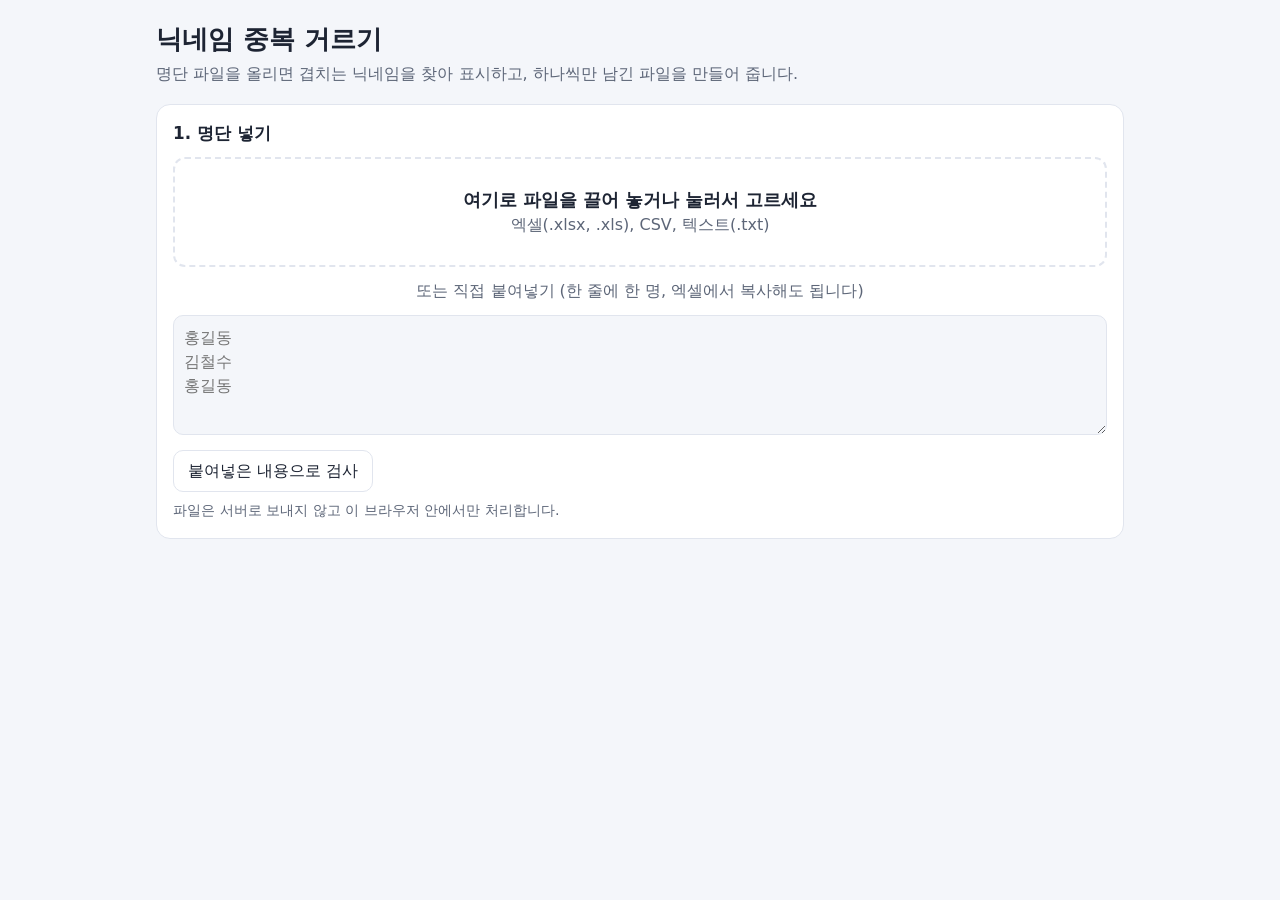
<file: dedup.html>
<!doctype html>
<html lang="ko">
<head>
<meta charset="utf-8">
<meta name="viewport" content="width=device-width, initial-scale=1">
<title>닉네임 중복 거르기</title>
<script src="vendor/xlsx.full.min.js"></script>
<style>
:root {
  --bg: #f4f6fa; --card: #ffffff; --ink: #1d2433; --muted: #5d6678; --line: #e1e5ee;
  --accent: #2f6fde; --accent-ink: #fff; --dup: #fde8ec; --dup-ink: #b3263f; --keep: #e5f5ea; --keep-ink: #1f7a3d;
}
@media (prefers-color-scheme: dark) {
  :root {
    --bg: #12151c; --card: #1b2029; --ink: #e8ebf2; --muted: #9aa3b5; --line: #2c3340;
    --accent: #6ea1ff; --accent-ink: #0d1220; --dup: #3a1f27; --dup-ink: #ff8da3; --keep: #1c3325; --keep-ink: #7fd89b;
  }
}
* { box-sizing: border-box; }
body {
  margin: 0; background: var(--bg); color: var(--ink);
  font-family: "Pretendard", "Apple SD Gothic Neo", "Malgun Gothic", system-ui, sans-serif;
  line-height: 1.5;
}
main { max-width: 1000px; margin: 0 auto; padding: 20px 16px 48px; }
h1 { font-size: 1.6rem; margin: 0 0 4px; }
.sub { color: var(--muted); margin: 0 0 18px; }
.card { background: var(--card); border: 1px solid var(--line); border-radius: 14px; padding: 16px; margin-bottom: 16px; }
.card h2 { font-size: 1.05rem; margin: 0 0 10px; }
.row { display: flex; flex-wrap: wrap; gap: 10px; align-items: center; }
button, select {
  font: inherit; border: 1px solid var(--line); background: var(--card); color: var(--ink);
  border-radius: 10px; padding: 8px 14px; cursor: pointer;
}
button:hover { border-color: var(--accent); }
button.primary { background: var(--accent); color: var(--accent-ink); border-color: var(--accent); font-weight: 700; }
label { cursor: pointer; }
.drop {
  border: 2px dashed var(--line); border-radius: 12px; padding: 28px 16px; text-align: center; color: var(--muted);
  cursor: pointer; transition: border-color .15s, background .15s;
}
.drop.over, .drop:hover { border-color: var(--accent); background: color-mix(in srgb, var(--accent) 6%, transparent); }
.drop strong { color: var(--ink); font-size: 1.1rem; }
textarea {
  width: 100%; min-height: 120px; font: inherit; color: var(--ink); background: var(--bg);
  border: 1px solid var(--line); border-radius: 10px; padding: 10px; resize: vertical;
}
.or { text-align: center; color: var(--muted); margin: 12px 0; }
.note { color: var(--muted); font-size: .9rem; margin: 8px 0 0; }
.stats { display: grid; grid-template-columns: repeat(auto-fit, minmax(150px, 1fr)); gap: 10px; }
.stat { background: var(--bg); border-radius: 10px; padding: 10px 14px; }
.stat b { display: block; font-size: 1.6rem; }
.stat span { color: var(--muted); font-size: .9rem; }
.stat.bad b { color: var(--dup-ink); }
.stat.good b { color: var(--keep-ink); }
.groups { display: flex; flex-wrap: wrap; gap: 8px; }
.chip { background: var(--dup); color: var(--dup-ink); border-radius: 999px; padding: 4px 12px; font-size: .95rem; }
.chip small { opacity: .8; margin-left: 4px; }
.tablewrap { overflow: auto; max-height: 520px; border: 1px solid var(--line); border-radius: 10px; }
table { border-collapse: collapse; width: 100%; font-size: .95rem; }
th, td { padding: 6px 10px; border-bottom: 1px solid var(--line); text-align: left; white-space: nowrap; }
th { position: sticky; top: 0; background: var(--card); z-index: 1; }
td.num { color: var(--muted); font-variant-numeric: tabular-nums; }
tr.removed td { background: var(--dup); color: var(--dup-ink); }
tr.removed td.name { text-decoration: line-through; }
tr.kept td.name { background: var(--keep); color: var(--keep-ink); font-weight: 700; }
td.name { font-weight: 600; }
.tag { font-size: .8rem; border-radius: 6px; padding: 1px 6px; margin-left: 6px; text-decoration: none; display: inline-block; }
.tag.del { background: var(--dup-ink); color: var(--card); }
.tag.keep { background: var(--keep-ink); color: var(--card); }
.hidden { display: none; }
.ok { color: var(--keep-ink); font-weight: 700; }
</style>
</head>
<body>
<main>
  <h1>닉네임 중복 거르기</h1>
  <p class="sub">명단 파일을 올리면 겹치는 닉네임을 찾아 표시하고, 하나씩만 남긴 파일을 만들어 줍니다.</p>

  <section class="card">
    <h2>1. 명단 넣기</h2>
    <div class="drop" id="drop">
      <strong>여기로 파일을 끌어 놓거나 눌러서 고르세요</strong><br>
      엑셀(.xlsx, .xls), CSV, 텍스트(.txt)
    </div>
    <input type="file" id="file" accept=".xlsx,.xls,.csv,.txt,.tsv" class="hidden">
    <div class="or">또는 직접 붙여넣기 (한 줄에 한 명, 엑셀에서 복사해도 됩니다)</div>
    <textarea id="paste" placeholder="홍길동&#10;김철수&#10;홍길동"></textarea>
    <div class="row" style="margin-top:8px"><button id="pasteGo">붙여넣은 내용으로 검사</button></div>
    <p class="note">파일은 서버로 보내지 않고 이 브라우저 안에서만 처리합니다.</p>
  </section>

  <section class="card hidden" id="optCard">
    <h2>2. 설정</h2>
    <div class="row">
      <span id="sheetBox" class="hidden">시트 <select id="sheet"></select></span>
      <span>닉네임 칸 <select id="col"></select></span>
      <label><input type="checkbox" id="header"> 첫 줄은 제목 줄</label>
    </div>
    <div class="row" style="margin-top:10px">
      <label><input type="checkbox" id="ignCase" checked> 대소문자 무시 (Abc = abc)</label>
      <label><input type="checkbox" id="ignSpace" checked> 띄어쓰기 무시 (홍 길동 = 홍길동)</label>
      <span>남길 것 <select id="keep"><option value="first">처음 나온 것</option><option value="last">마지막에 나온 것</option></select></span>
    </div>
  </section>

  <section class="card hidden" id="resCard">
    <h2>3. 결과</h2>
    <div class="stats">
      <div class="stat"><b id="sTotal">0</b><span>전체 줄</span></div>
      <div class="stat bad"><b id="sDupNames">0</b><span>중복된 닉네임</span></div>
      <div class="stat bad"><b id="sRemoved">0</b><span>지울 줄</span></div>
      <div class="stat good"><b id="sLeft">0</b><span>남는 줄</span></div>
    </div>
    <div id="groupsBox" style="margin-top:14px">
      <p style="margin:0 0 8px">중복된 닉네임 (나온 횟수)</p>
      <div class="groups" id="groups"></div>
    </div>
    <p id="noDup" class="ok hidden" style="margin:14px 0 0">중복된 닉네임이 없습니다.</p>
    <div class="row" style="margin-top:14px">
      <button class="primary" id="dlXlsx">정리된 엑셀 받기</button>
      <button id="dlCsv">CSV 받기</button>
      <button id="copy">정리된 닉네임 복사</button>
      <label><input type="checkbox" id="onlyDup"> 중복만 보기</label>
    </div>
    <p class="note" id="copyMsg"></p>
  </section>

  <section class="card hidden" id="tblCard">
    <h2>미리보기</h2>
    <div class="tablewrap"><table id="tbl"></table></div>
    <p class="note" id="tblNote"></p>
  </section>
</main>

<script>
const MAX_ROWS_SHOWN = 1000;
const HEADER_WORDS = /닉네임|별명|이름|성명|name|nick|아이디|^id$/i;

const $ = id => document.getElementById(id);
let book = null;      // { name, sheets: { 시트이름: [[칸,...], ...] } }
let result = null;    // 마지막 검사 결과

function el(tag, attrs, ...kids) {
  const e = document.createElement(tag);
  if (attrs) for (const k in attrs) {
    if (k === 'class') e.className = attrs[k]; else e.setAttribute(k, attrs[k]);
  }
  for (const k of kids) if (k !== null && k !== undefined && k !== false) e.append(k);
  return e;
}

function decodeText(buf) {
  try { return new TextDecoder('utf-8', { fatal: true }).decode(buf).replace(/^﻿/, ''); }
  catch { return new TextDecoder('euc-kr').decode(buf); }   // 한글 엑셀이 저장한 CSV
}

function textToRows(text) {
  const lines = text.replace(/\r\n?/g, '\n').split('\n');
  while (lines.length && lines[lines.length - 1].trim() === '') lines.pop();
  return lines.map(l => l.includes('\t') ? l.split('\t') : [l]);
}

function sheetRows(ws) {
  return XLSX.utils.sheet_to_json(ws, { header: 1, raw: false, defval: '', blankrows: false })
    .map(r => r.map(c => String(c ?? '')));
}

async function loadFile(f) {
  const buf = await f.arrayBuffer();
  const ext = f.name.split('.').pop().toLowerCase();
  const base = f.name.replace(/\.[^.]+$/, '');
  let sheets = {};
  try {
    if (ext === 'xlsx' || ext === 'xls') {
      const wb = XLSX.read(buf, { type: 'array' });
      for (const n of wb.SheetNames) sheets[n] = sheetRows(wb.Sheets[n]);
    } else if (ext === 'csv') {
      const wb = XLSX.read(decodeText(buf), { type: 'string', raw: true });
      sheets[base] = sheetRows(wb.Sheets[wb.SheetNames[0]]);
    } else {
      sheets[base] = textToRows(decodeText(buf));
    }
  } catch (e) {
    alert('파일을 읽지 못했습니다: ' + e.message);
    return;
  }
  setBook(base, sheets);
}

function setBook(name, sheets) {
  book = { name, sheets };
  const names = Object.keys(sheets);
  const sel = $('sheet');
  sel.replaceChildren(...names.map(n => el('option', { value: n }, `${n} (${sheets[n].length}줄)`)));
  // 내용이 가장 많은 시트를 먼저 고른다
  sel.value = names.reduce((a, b) => sheets[b].length > sheets[a].length ? b : a, names[0]);
  $('sheetBox').classList.toggle('hidden', names.length < 2);
  onSheetChange();
  for (const id of ['optCard', 'resCard', 'tblCard']) $(id).classList.remove('hidden');
}

function curRows() { return book ? book.sheets[$('sheet').value] || [] : []; }

function onSheetChange() {
  const rows = curRows();
  const first = rows[0] || [];
  const width = Math.max(1, ...rows.slice(0, 50).map(r => r.length));
  const hasHeader = first.some(c => HEADER_WORDS.test(c.trim()));
  $('header').checked = hasHeader;
  fillColumns(width);
  // 제목 줄에서 닉네임 칸을 찾아 고른다 (닉네임 > 이름 순)
  let pick = 0;
  if (hasHeader) {
    const i1 = first.findIndex(c => /닉네임|별명|nick/i.test(c));
    const i2 = first.findIndex(c => HEADER_WORDS.test(c.trim()));
    pick = i1 >= 0 ? i1 : Math.max(0, i2);
  }
  $('col').value = String(pick);
  run();
}

function fillColumns(width) {
  const rows = curRows();
  const first = rows[0] || [];
  const useHead = $('header').checked;
  const keep = $('col').value;
  $('col').replaceChildren(...Array.from({ length: width }, (_, i) => {
    const label = useHead && first[i] ? first[i] : (rows.find(r => r[i])?.[i] || '');
    return el('option', { value: String(i) }, `${colLetter(i)}열` + (label ? ` · ${label.slice(0, 20)}` : ''));
  }));
  if (keep && +keep < width) $('col').value = keep;
}

function colLetter(i) {
  let s = '';
  for (i++; i > 0; i = Math.floor((i - 1) / 26)) s = String.fromCharCode(65 + (i - 1) % 26) + s;
  return s;
}

function keyOf(name) {
  let k = name.normalize('NFC').trim();
  if ($('ignSpace').checked) k = k.replace(/\s+/g, '');
  if ($('ignCase').checked) k = k.toLowerCase();
  return k;
}

function run() {
  if (!book) return;
  const all = curRows();
  const useHead = $('header').checked;
  const head = useHead ? all[0] : null;
  const body = useHead ? all.slice(1) : all;
  const col = +$('col').value;
  const keepLast = $('keep').value === 'last';

  // 닉네임별로 몇 번째 줄들에 나오는지 모은다 (빈 칸은 건너뜀)
  const groups = new Map();
  body.forEach((r, i) => {
    const name = (r[col] || '').trim();
    if (!name) return;
    const k = keyOf(name);
    if (!groups.has(k)) groups.set(k, []);
    groups.get(k).push(i);
  });

  const status = new Array(body.length).fill('');   // '' | 'kept' | 'removed'
  const dups = [];
  for (const idx of groups.values()) {
    if (idx.length < 2) continue;
    dups.push(idx);
    const keepAt = keepLast ? idx[idx.length - 1] : idx[0];
    for (const i of idx) status[i] = i === keepAt ? 'kept' : 'removed';
  }

  const cleaned = body.filter((_, i) => status[i] !== 'removed');
  result = { head, body, status, dups, cleaned, col, useHead };
  render();
}

function render() {
  const { head, body, status, dups, cleaned, col, useHead } = result;
  const removed = body.length - cleaned.length;
  $('sTotal').textContent = body.length;
  $('sDupNames').textContent = dups.length;
  $('sRemoved').textContent = removed;
  $('sLeft').textContent = cleaned.length;

  $('groupsBox').classList.toggle('hidden', dups.length === 0);
  $('noDup').classList.toggle('hidden', dups.length > 0 || body.length === 0);
  $('groups').replaceChildren(...dups
    .slice().sort((a, b) => b.length - a.length)
    .map(idx => el('span', { class: 'chip' }, body[idx[0]][col].trim(), el('small', null, `×${idx.length}`))));

  // 미리보기 표
  const width = Math.max(1, ...body.slice(0, 200).map(r => r.length), head ? head.length : 0);
  const rowNo = i => i + (useHead ? 2 : 1);   // 원래 파일에서의 줄 번호
  const thead = el('tr', null, el('th', null, '줄'),
    ...Array.from({ length: width }, (_, c) => el('th', null, head && head[c] ? head[c] : `${colLetter(c)}열`)));

  const onlyDup = $('onlyDup').checked;
  let shown = body.map((_, i) => i);
  if (onlyDup) {
    // 같은 닉네임끼리 붙여서 보여 준다
    shown = dups.slice().sort((a, b) => a[0] - b[0]).flat();
  }
  const total = shown.length;
  shown = shown.slice(0, MAX_ROWS_SHOWN);

  const trs = shown.map(i => {
    const r = body[i];
    const st = status[i];
    const cells = Array.from({ length: width }, (_, c) => {
      if (c !== col) return el('td', null, r[c] || '');
      const tag = st === 'removed' ? el('span', { class: 'tag del' }, '지움')
        : st === 'kept' ? el('span', { class: 'tag keep' }, '남김') : null;
      return el('td', { class: 'name' }, r[c] || '', tag);
    });
    return el('tr', st ? { class: st } : null, el('td', { class: 'num' }, String(rowNo(i))), ...cells);
  });
  $('tbl').replaceChildren(el('thead', null, thead), el('tbody', null, ...trs));
  $('tblNote').textContent = total > MAX_ROWS_SHOWN
    ? `앞의 ${MAX_ROWS_SHOWN}줄만 보여 줍니다 (전체 ${total}줄). 받는 파일에는 모두 들어 있습니다.`
    : (onlyDup && total === 0 ? '중복된 줄이 없습니다.' : '');
}

function outRows() {
  return result.head ? [result.head, ...result.cleaned] : result.cleaned;
}

function outName(ext) { return `${book.name}_중복제거.${ext}`; }

$('dlXlsx').onclick = () => {
  const wb = XLSX.utils.book_new();
  XLSX.utils.book_append_sheet(wb, XLSX.utils.aoa_to_sheet(outRows()), '정리됨');
  XLSX.writeFile(wb, outName('xlsx'));
};

$('dlCsv').onclick = () => {
  const csv = XLSX.utils.sheet_to_csv(XLSX.utils.aoa_to_sheet(outRows()));
  const blob = new Blob(['﻿' + csv], { type: 'text/csv;charset=utf-8' });   // BOM: 엑셀에서 한글 안 깨지게
  const a = el('a', { href: URL.createObjectURL(blob), download: outName('csv') });
  a.click();
  setTimeout(() => URL.revokeObjectURL(a.href), 1000);
};

$('copy').onclick = async () => {
  const names = result.cleaned.map(r => (r[result.col] || '').trim()).filter(Boolean);
  try {
    await navigator.clipboard.writeText(names.join('\n'));
    $('copyMsg').textContent = `닉네임 ${names.length}개를 복사했습니다.`;
  } catch {
    $('copyMsg').textContent = '복사하지 못했습니다. 엑셀 받기를 써 주세요.';
  }
};

// 파일 넣기
const drop = $('drop');
drop.onclick = () => $('file').click();
$('file').onchange = e => { if (e.target.files[0]) loadFile(e.target.files[0]); e.target.value = ''; };
drop.ondragover = e => { e.preventDefault(); drop.classList.add('over'); };
drop.ondragleave = () => drop.classList.remove('over');
drop.ondrop = e => {
  e.preventDefault(); drop.classList.remove('over');
  if (e.dataTransfer.files[0]) loadFile(e.dataTransfer.files[0]);
};
$('pasteGo').onclick = () => {
  const rows = textToRows($('paste').value);
  if (!rows.length) { alert('붙여넣은 내용이 없습니다.'); return; }
  setBook('붙여넣은명단', { '붙여넣은 명단': rows });
};

$('sheet').onchange = onSheetChange;
$('header').onchange = () => { fillColumns($('col').options.length); run(); };
for (const id of ['col', 'ignCase', 'ignSpace', 'keep']) $(id).onchange = run;
$('onlyDup').onchange = render;
</script>
</body>
</html>
</file>
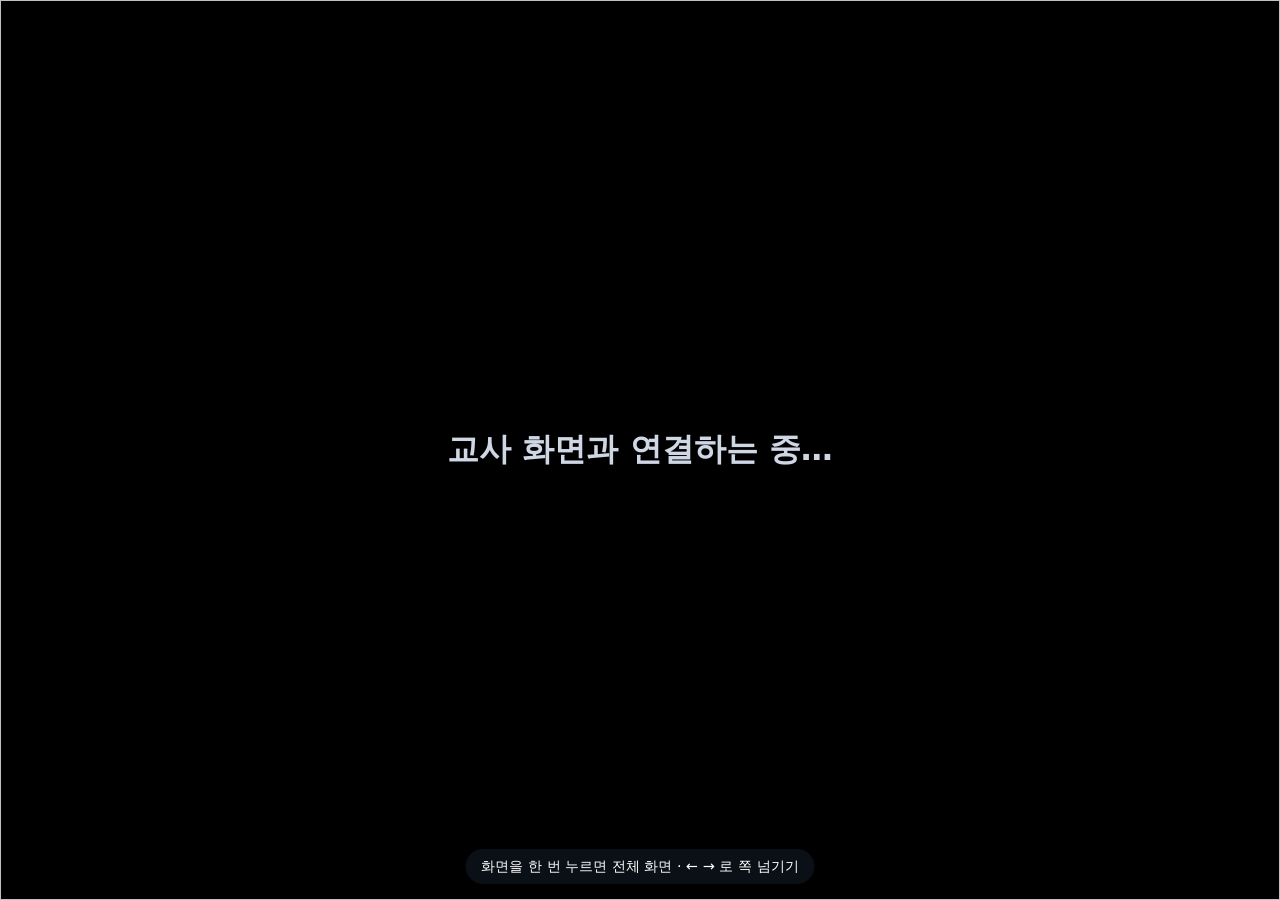
<file: present.html>
<!doctype html>
<html lang="ko">
<head>
  <meta charset="utf-8">
  <meta name="viewport" content="width=device-width, initial-scale=1">
  <meta name="robots" content="noindex">
  <title>수업 화면</title>
  <link rel="stylesheet" href="app.css?v=classfeat-3">
</head>
<body class="present">
  <div id="app"></div>
  <script src="config.js"></script>
  <script src="common.js?v=classfeat-3"></script>
  <script src="present.js?v=classfeat-3"></script>
</body>
</html>
</file>
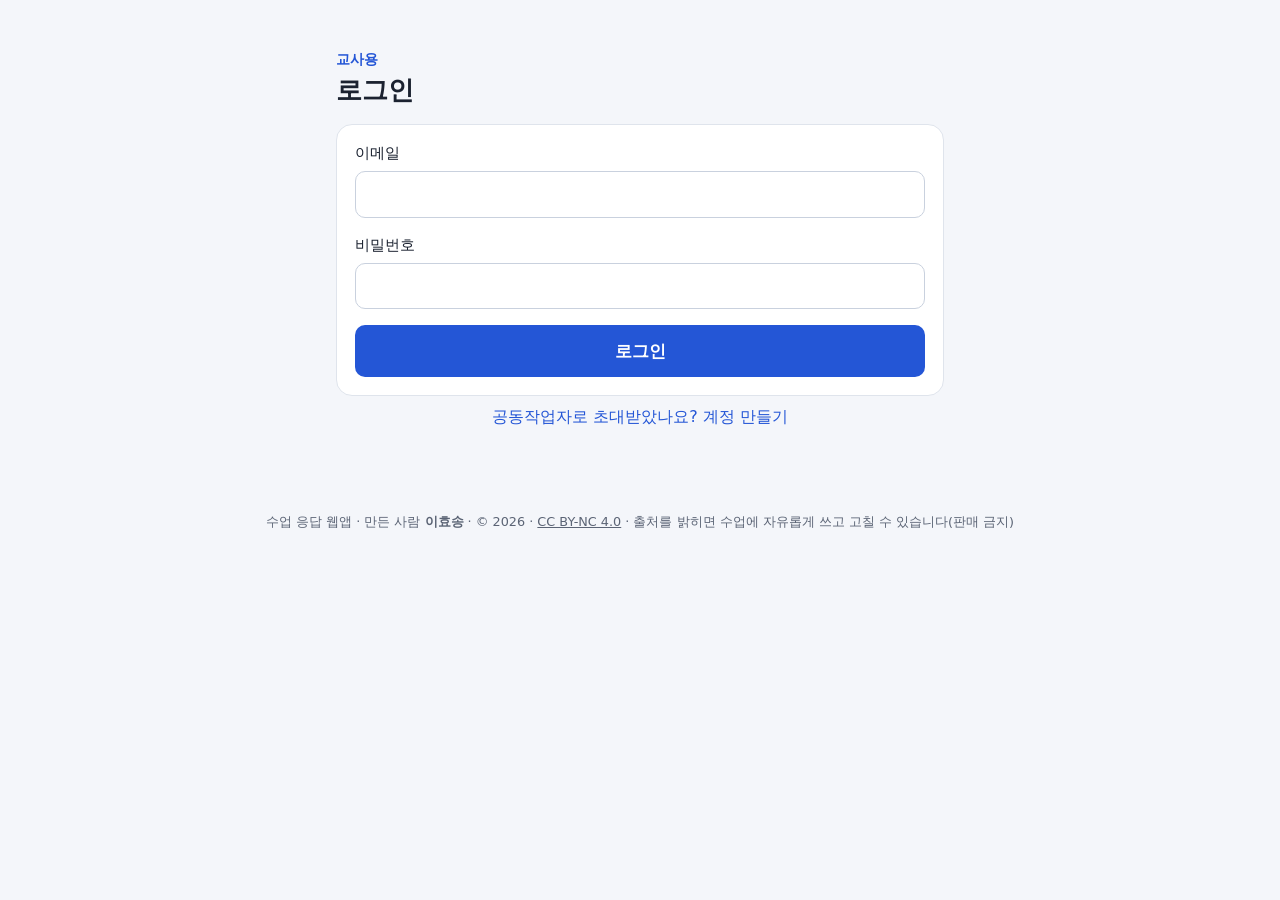
<file: teacher.html>
<!doctype html>
<html lang="ko">
<head>
  <meta charset="utf-8">
  <meta name="viewport" content="width=device-width, initial-scale=1">
  <meta name="robots" content="noindex">
  <title>수업 응답 · 교사용</title>
  <link rel="preconnect" href="https://ctvicnwpekdlnoidlibg.supabase.co" crossorigin>
  <link rel="stylesheet" href="app.css?v=classfeat-3">
</head>
<body class="teacher">
  <div id="app"><p class="loading">불러오는 중…</p></div>
  <script src="vendor/supabase.js?v=2.117.0"></script>
  <script src="vendor/qrcode.min.js?v=1.0.0"></script>
  <script src="config.js"></script>
  <script src="common.js?v=classfeat-3"></script>
  <script src="teacher.js?v=classfeat-3"></script>
</body>
</html>
</file>
<file: app.css>
/* 수업 응답 웹앱 · 화면 꾸미기 */
:root {
  --bg: #f4f6fa;
  --card: #ffffff;
  --ink: #1b2230;
  --muted: #5b6475;
  --line: #dfe4ec;
  --field: #c9d1de;
  --accent: #2456d6;
  --accent-ink: #1a3fa0;
  --accent-soft: #eef3ff;
  --ok: #17803d;
  --ok-soft: #edf7f0;
  --warn: #9a3412;
  --warn-soft: #ffedd5;
  --bad: #b42318;
}
* { box-sizing: border-box; }
[hidden] { display: none !important; }
body { margin: 0; background: var(--bg); color: var(--ink); font: 16px/1.55 "Noto Sans KR", "Apple SD Gothic Neo", "Malgun Gothic", system-ui, sans-serif; }
h1, h2, h3 { margin: 0; line-height: 1.3; }
h1 { font-size: 1.6rem; }
h2 { font-size: 1.15rem; }
h3 { font-size: 1rem; }
p { margin: 0; }
img { max-width: 100%; }
.loading { padding: 2rem; text-align: center; color: var(--muted); }

/* 틀 */
main.narrow { max-width: 640px; margin: 0 auto; padding: 1rem 16px 3rem; }
main.wide { max-width: 1400px; margin: 0 auto; padding: 1rem 16px 3rem; }
.narrowish { max-width: 720px; }
.top { position: sticky; top: 0; z-index: 5; display: flex; flex-wrap: wrap; align-items: center; justify-content: space-between; gap: .5rem 1rem; padding: .6rem 16px; background: var(--card); border-bottom: 1px solid var(--line); }
.top-title { display: flex; flex-wrap: wrap; align-items: center; gap: .25rem .75rem; min-width: 0; }
.top-title strong { font-size: 1.05rem; }
.intro { padding: 2rem 0 1rem; display: grid; gap: .25rem; }
.eyebrow { color: var(--accent); font-weight: 700; font-size: .9rem; }
.stack { display: flex; flex-direction: column; gap: 1rem; }
.row { display: flex; flex-wrap: wrap; align-items: center; gap: .5rem; }
.row.between { justify-content: space-between; }
.row.wrap { align-items: flex-end; gap: 1rem; }
.grow { flex: 1 1 260px; }
.spacer { flex: 1; }
.center { text-align: center; }
.muted { color: var(--muted); }
.small { font-size: .88rem; }
.card { background: var(--card); border: 1px solid var(--line); border-radius: 16px; padding: 1.1rem; }
.section-head { margin-top: .5rem; font-size: 1rem; color: var(--muted); }

/* 입력 */
label { display: flex; flex-direction: column; gap: .35rem; font-weight: 500; font-size: .95rem; }
input[type=text], input[type=email], input[type=password], input[type=number], input[type=search], textarea, select {
  font: inherit; color: var(--ink); background: #fff; border: 1px solid var(--field); border-radius: 10px; padding: .65rem .8rem; min-height: 46px; width: 100%;
}
textarea { resize: vertical; line-height: 1.5; }
input:focus, textarea:focus, select:focus { outline: 3px solid var(--accent-soft); border-color: var(--accent); }
input.num { width: 6.5rem; }
select { width: auto; }
label.check { flex-direction: row; align-items: center; gap: .5rem; min-height: 44px; font-weight: 400; }
fieldset { border: 0; margin: 0; padding: 0; display: grid; gap: .5rem; min-width: 0; }
legend { font-weight: 500; margin-bottom: .5rem; padding: 0; }
.option { flex-direction: row; align-items: center; gap: .6rem; min-height: 46px; padding: .4rem .8rem; border: 1px solid var(--line); border-radius: 10px; font-weight: 400; }
.option:has(input:checked) { border: 2px solid var(--accent); background: var(--accent-soft); }
.option.right { border: 2px solid var(--ok); background: var(--ok-soft); }
.right-mark { color: var(--ok); font-size: .82rem; margin-left: auto; }
.q-label { font-weight: 500; }
.file-pick { position: relative; align-self: flex-start; flex-direction: row; align-items: center; min-height: 46px; padding: 0 1rem; border: 2px dashed var(--accent); border-radius: 10px; color: var(--accent); font-weight: 700; cursor: pointer; }
.file-pick input { position: absolute; width: 1px; height: 1px; opacity: 0; }
.file-pick:focus-within { outline: 3px solid var(--accent-soft); }
.file-list { display: grid; gap: .35rem; }
.file-item { display: flex; align-items: center; gap: .6rem; padding: .4rem .8rem; border: 1px solid var(--line); border-radius: 10px; overflow-wrap: anywhere; }
/* 카드에 붙인 자료(누르면 열기·내려받기) */
.materials { display: flex; flex-wrap: wrap; align-items: center; gap: .4rem .5rem; }
.material { display: inline-flex; align-items: center; gap: .5rem; min-height: 38px; padding: .3rem .8rem; border: 1px solid var(--line); border-radius: 10px; background: var(--bg); color: var(--accent-ink); font-weight: 600; text-align: left; overflow-wrap: anywhere; }
.material:hover { border-color: var(--accent); }
.file-name { flex: 1; min-width: 0; }
.file-link { padding: 0; min-height: 0; text-decoration: underline; text-align: left; }

/* 버튼 */
button { font: inherit; border-radius: 10px; min-height: 44px; padding: 0 1rem; cursor: pointer; }
button:disabled { cursor: default; opacity: .55; }
.primary { background: var(--accent); color: #fff; border: 0; font-weight: 700; }
.primary:hover:not(:disabled) { background: var(--accent-ink); }
.ghost { background: #fff; color: var(--ink); border: 1px solid var(--field); }
.ghost:hover:not(:disabled) { border-color: var(--accent); }
.link { background: none; border: 0; color: var(--accent); padding: 0 .4rem; }
.danger { color: var(--bad); }
.primary.end-lesson { background: var(--bad); }
.primary.end-lesson:hover:not(:disabled) { background: #8f1c13; }
.big { min-height: 52px; font-size: 1.05rem; width: 100%; }

/* 알림 */
.msg { min-height: 1.4em; color: var(--accent-ink); font-weight: 500; }
.error { color: var(--bad); font-weight: 500; }
.error:empty, .msg:empty { display: none; }
.ok { color: var(--ok); font-weight: 500; }
.status { color: var(--muted); font-size: .9rem; }
.status.ok { color: var(--ok); }
.tip { background: var(--accent-soft); border-radius: 10px; padding: .75rem .9rem; color: #33405a; }
.tip strong { color: var(--accent-ink); }
.banner { background: var(--warn-soft); color: var(--warn); border-radius: 12px; padding: .75rem 1rem; font-weight: 500; }
.banner.bad { background: #fde7e5; color: var(--bad); }
.pill { align-self: flex-start; font-size: .82rem; color: var(--muted); background: var(--bg); border-radius: 999px; padding: .15rem .7rem; }
.pill.on { color: var(--ok); background: var(--ok-soft); font-weight: 700; }
.badge { font-size: .8rem; color: var(--accent-ink); background: var(--accent-soft); border-radius: 6px; padding: .1rem .5rem; white-space: nowrap; }
.tag { font-size: .85rem; border-radius: 6px; padding: .15rem .55rem; white-space: nowrap; }
.tag.ok { color: var(--ok); background: var(--ok-soft); }
.tag.warn { color: var(--warn); background: var(--warn-soft); }
.tag.info { color: var(--accent-ink); background: var(--accent-soft); }
.toast { position: fixed; left: 50%; bottom: 24px; transform: translateX(-50%); background: var(--ink); color: #fff; padding: .6rem 1.2rem; border-radius: 999px; z-index: 50; }

/* 학생 수업 화면: 넓게. 큰 화면에서는 슬라이드(왼쪽, 따라 내려옴)와 질문(오른쪽)을 나란히 */
main.lesson { max-width: 1900px; margin: 0 auto; padding: .75rem 12px 3rem; display: grid; gap: 1rem; font-size: 1.06rem; }
main.lesson.single { max-width: 820px; }
main.lesson > .list, main.lesson > div:last-child { display: flex; flex-direction: column; gap: 1rem; min-width: 0; }
main.lesson h2 { font-size: 1.25rem; }
main.lesson .option { min-height: 52px; font-size: 1.05rem; }
main.lesson textarea, main.lesson input[type=text] { font-size: 1.05rem; }
@media (min-width: 960px) {
  main.lesson.split { grid-template-columns: minmax(0, 3fr) minmax(320px, 1fr); align-items: start; padding: .75rem 20px 3rem; }
  main.lesson.split .slide { max-height: calc(100vh - 9.5rem); }
  main.lesson.split > .banner { grid-column: 1 / -1; }
  main.lesson.split > .slide-box { position: sticky; top: 4.5rem; }
}

/* 접속한 학생 */
.roster { display: flex; flex-wrap: wrap; gap: .4rem; }
.chip { padding: .25rem .7rem; border-radius: 999px; background: var(--bg); color: var(--muted); font-size: .9rem; border: 1px solid var(--line); }
.chip.on { background: var(--ok-soft); color: var(--ok); border-color: #b7dfc4; font-weight: 700; }
.chip.done::after { content: " ✓"; }
.roster.big { gap: .7rem; }
.roster.big .chip { font-size: 1.6rem; padding: .4rem 1rem; }

/* 슬라이드 */
.slide-box { display: grid; gap: .5rem; }
.slide { display: block; width: 100%; aspect-ratio: 16 / 9; object-fit: contain; background: #fff; border: 1px solid var(--line); border-radius: 12px; }
.pager { display: flex; flex-wrap: wrap; align-items: center; gap: .5rem; }
.where { font-weight: 700; min-width: 4.5rem; text-align: center; }
.stage { background: #fff; border-radius: 12px; }
.stage:fullscreen { display: flex; align-items: center; justify-content: center; background: #000; }
.stage:fullscreen .slide { border: 0; border-radius: 0; max-height: 100vh; }
/* 세로로 긴 슬라이드: 그림 모양 그대로 화면 높이에 맞춰 세로로 길게(가운데) */
.slide.portrait { aspect-ratio: auto; width: auto; max-width: 100%; height: 85vh; margin-inline: auto; }
.stage:fullscreen .slide.portrait { height: 100vh; }
main.lesson .slide { cursor: zoom-in; }
/* 학생: 슬라이드를 누르면 화면 가득 */
.slide-zoom { position: fixed; inset: 0; z-index: 40; background: #000; display: flex; flex-direction: column; align-items: center; justify-content: center; cursor: zoom-out; }
.slide-zoom img { width: 100%; height: calc(100% - 2.2rem); object-fit: contain; }
.slide-zoom p { color: #cfd6e4; font-size: .9rem; margin: .5rem 0; }

/* 학생 활동 카드 */
.card-head { display: flex; justify-content: space-between; align-items: flex-start; gap: .5rem; }
.question { display: grid; gap: .4rem; }
.question-description { margin: 0; padding: .65rem .8rem; background: var(--bg); border-left: 3px solid var(--accent); border-radius: 6px; white-space: pre-wrap; overflow-wrap: anywhere; }
.question-description a { color: var(--accent-ink); text-decoration: underline; }
.score { font-size: 1.2rem; font-weight: 700; color: var(--ok); }
.others { margin-top: 1rem; padding-top: 1rem; border-top: 1px solid var(--line); display: grid; gap: .6rem; }

/* 응답 모아 보기 */
.sum-block { display: grid; gap: .4rem; }
.sum-q { font-weight: 700; font-size: .95rem; }
/* 질문 제목 옆 공개 단추: 자리가 모자라면 단추가 아래 줄로 내려간다(제목이 좁아져 글자가 세로로 늘어서지 않게) */
.sum-head { align-items: flex-start; }
.sum-head .sum-q { flex: 1 1 14rem; min-width: 0; }
.sum-head > .row, .sum-head > button { flex: 0 1 auto; }
.sum-head .row > * { white-space: nowrap; }
.bar-row { display: grid; grid-template-columns: minmax(6rem, 38%) minmax(0, 1fr) 3rem; gap: .5rem; align-items: center; font-size: .9rem; }
.bar-label { display: flex; gap: .3rem; min-width: 0; overflow-wrap: anywhere; }
.bar-track { height: 14px; background: var(--bg); border-radius: 7px; overflow: hidden; }
.bar { display: block; height: 100%; background: var(--accent); border-radius: 7px; }
.bar-value { text-align: right; }
.note { background: var(--bg); border-radius: 10px; padding: .55rem .75rem; white-space: pre-wrap; overflow-wrap: anywhere; font-size: .95rem; }
.note .share-a { float: right; margin: -.15rem 0 .2rem .5rem; white-space: nowrap; }
.note .answer-tools { float: right; display: flex; gap: .3rem; margin: -.15rem 0 .2rem .5rem; white-space: nowrap; }
.note .answer-tools .share-a { float: none; margin: 0; }
.stu-act-tools { display: flex; gap: .5rem; align-items: center; }
.big-view { display: grid; gap: 1.5rem; font-size: 1.3rem; }
.big-view .sum-q { font-size: 1.4rem; }
.big-view .bar-row { font-size: 1.2rem; }
.big-view .bar-track { height: 24px; border-radius: 12px; }
.big-view .note { font-size: 1.25rem; }

/* 교사: 탭 */
.tabs { display: flex; flex-wrap: wrap; gap: .25rem; }
.tab { position: relative; background: none; border: 0; color: var(--ink); }
.tab.on { background: var(--accent); color: #fff; font-weight: 700; }
/* 위쪽 단추: 마우스를 올리면 아래 막대가 가운데서부터 양옆으로 퍼진다 */
.tab::after, .top .link::after, .present-btn::after { content: ""; position: absolute; left: .7rem; right: .7rem; bottom: 5px; height: 3px; border-radius: 2px; background: var(--accent); transform: scaleX(0); transform-origin: center; transition: transform .25s ease; pointer-events: none; }
.tab.on::after { background: #fff; }
.tab:hover:not(:disabled)::after, .tab:focus-visible::after, .top .link:hover::after, .top .link:focus-visible::after, .present-btn:hover::after, .present-btn:focus-visible::after { transform: scaleX(1); }
.top .link, .present-btn { position: relative; }
@media (prefers-reduced-motion: reduce) { .tab::after, .top .link::after, .present-btn::after { transition: none; } }
.tab:disabled, .tab[aria-disabled="true"] { cursor: default; opacity: .55; }
.tab[aria-disabled="true"]:hover::after { transform: scaleX(0); }
.tab[draggable="true"] { cursor: grab; }
/* 끌어서 순서 바꾸기: 들어갈 자리에 생기는 빈칸(dragSort) */
.drag-gap { flex: none; box-sizing: border-box; border: 2px dashed var(--accent); border-radius: 10px; background: var(--accent-soft); }
/* 수업모드·편집모드 스위치: 지금 모드 이름을 보이고, 누르면 다른 모드로 */
.tabs { align-items: center; }
.mode-switch { display: inline-flex; align-items: center; gap: .5rem; padding: .3rem .9rem .3rem .35rem; border: 2px solid var(--accent); border-radius: 999px; background: var(--card); color: var(--accent); font-weight: 700; white-space: nowrap; }
.mode-knob { position: relative; width: 38px; height: 22px; border-radius: 11px; background: var(--line); transition: background .2s ease; }
.mode-knob::after { content: ""; position: absolute; top: 3px; left: 3px; width: 16px; height: 16px; border-radius: 50%; background: #fff; box-shadow: 0 1px 3px rgba(0,0,0,.3); transition: transform .2s ease; }
.mode-switch.class .mode-knob { background: var(--accent); }
.mode-switch.edit { border-color: #d97706; color: #b45309; }
.mode-switch.edit .mode-knob { background: #d97706; }
.mode-switch.edit .mode-knob::after { transform: translateX(16px); }
.mode-switch:hover:not(:disabled) { box-shadow: 0 0 0 3px var(--card), 0 0 0 5px currentColor; }
.mode-switch:disabled { opacity: .55; cursor: default; }
/* 탭 설정: 모드마다 탭 카드. 켜진 탭은 진하게, 꺼진 탭은 흐리게 */
.tab-mode { display: grid; gap: .5rem; padding: .75rem; border-radius: 12px; border: 2px solid var(--accent); }
.tab-mode.edit { border-color: #d97706; }
.tab-mode h3 { margin: 0; color: var(--accent); }
.tab-mode.edit h3 { color: #b45309; }
.tab-cards { display: grid; grid-template-columns: repeat(auto-fill, minmax(200px, 1fr)); gap: .5rem; }
.tab-card { display: grid; gap: .4rem; padding: .5rem .6rem .6rem; border-radius: 10px; border: 2px solid var(--line); background: var(--card); transition: opacity .15s ease; }
.tab-card.class.on { border-color: var(--accent); background: var(--accent-soft); }
.tab-card.edit.on { border-color: #d97706; background: #fef3c7; }
.tab-card.off { opacity: .45; border-style: dashed; }
.tab-card.off:hover, .tab-card.off:focus-within { opacity: .8; }
.tab-card.off strong { font-weight: 500; }
.tab-card input { width: 100%; }
.tab-rename { display: flex; flex-wrap: wrap; align-items: center; justify-content: space-between; gap: .3rem; }
.tab-rename .row { gap: .3rem; }
.tab-card-head { display: flex; align-items: center; gap: .3rem; min-width: 0; }
.tab-card-head strong { flex: 1; min-width: 0; overflow: hidden; text-overflow: ellipsis; white-space: nowrap; }
.tab-switch { display: inline-flex; align-items: center; gap: .35rem; flex: none; padding: .15rem .5rem .15rem .2rem; border: 0; border-radius: 999px; background: transparent; color: var(--muted); font-size: .85rem; font-weight: 700; }
.tab-switch .mode-knob { width: 34px; height: 20px; }
.tab-switch .mode-knob::after { width: 14px; height: 14px; }
.tab-switch[aria-checked="true"] .mode-knob::after { transform: translateX(14px); }
.tab-switch.class[aria-checked="true"] { color: var(--accent); }
.tab-switch.class[aria-checked="true"] .mode-knob { background: var(--accent); }
.tab-switch.edit[aria-checked="true"] { color: #b45309; }
.tab-switch.edit[aria-checked="true"] .mode-knob { background: #d97706; }
.tab-switch:focus-visible { outline: 2px solid var(--accent); outline-offset: 2px; }
.tab-grip { display: inline-flex; align-items: center; justify-content: center; flex: none; width: 24px; height: 30px; border-radius: 6px; color: var(--muted); font-size: 1.1rem; cursor: grab; user-select: none; }
.tab-grip:hover, .tab-grip:focus-visible { background: var(--accent-soft); color: var(--accent-ink); }
@media (prefers-reduced-motion: reduce) { .mode-knob, .mode-knob::after { transition: none; } }
.top-right { display: flex; flex-wrap: wrap; align-items: center; justify-content: flex-end; gap: .5rem; margin-left: auto; }
.top-right .mirror-status:empty { display: none; }
.profile-set { position: relative; }
.avatar { width: 42px; height: 42px; min-height: 0; padding: 0; border: 0; border-radius: 50%; background: var(--accent); color: #fff; font-weight: 700; font-size: .9rem; letter-spacing: -.02em; }
.avatar:hover, .avatar[aria-expanded="true"] { box-shadow: 0 0 0 3px var(--card), 0 0 0 5px var(--accent); }
.profile-menu .tab { text-align: left; width: 100%; }
.profile-name { margin: .3rem .5rem 0; font-weight: 700; }
.profile-menu .muted { margin: 0 .5rem .3rem; }
/* 「⚙ 설정」 단추: 새 버그 제보가 있으면 빨간 점 + 작은 말풍선 */
.gear-set { position: relative; }
.gear-btn { position: relative; white-space: nowrap; }
.gear-btn.on { border-color: var(--accent); color: var(--accent-ink); background: var(--accent-soft); font-weight: 700; }
.gear-dot { position: absolute; top: -4px; right: -4px; width: 12px; height: 12px; border-radius: 50%; background: var(--bad); box-shadow: 0 0 0 2px var(--card); }
.gear-count { display: inline-block; margin-left: .4rem; min-width: 1.3rem; padding: 0 .35rem; border-radius: 999px; background: var(--bad); color: #fff; font-size: .75rem; font-weight: 700; line-height: 1.3rem; text-align: center; }
.tab.on .gear-count { background: #fff; color: var(--bad); }
.bug-bubble { position: absolute; right: 0; top: calc(100% + 9px); z-index: 19; display: flex; align-items: center; gap: .1rem; padding: .2rem .2rem .2rem .5rem; background: var(--bad); border-radius: 8px; box-shadow: 0 4px 14px rgba(0,0,0,.18); white-space: nowrap; animation: bubble-in .3s ease-out; }
.bug-bubble::before { content: ""; position: absolute; right: 18px; top: -6px; border: 6px solid transparent; border-top: 0; border-bottom-color: var(--bad); }
.bug-bubble button { min-height: 28px; color: #fff; font-size: .85rem; font-weight: 700; padding: 0 .3rem; }
.bug-bubble .bubble-x { background: none; border: 0; font-size: 1.05rem; opacity: .8; }
.bug-bubble .bubble-x:hover { opacity: 1; }
@keyframes bubble-in { from { opacity: 0; transform: translateY(-4px); } }
@media (prefers-reduced-motion: reduce) { .bug-bubble { animation: none; } }
.bug-item { border-top: 1px solid var(--line); padding-top: .75rem; }
.bug-item.new { border-left: 4px solid var(--bad); padding-left: .75rem; }
.bug-body { white-space: pre-wrap; overflow-wrap: anywhere; margin: .4rem 0; }
.banner pre { white-space: pre-wrap; overflow-wrap: anywhere; background: #fff; padding: .5rem; border-radius: 6px; user-select: all; }
.small-btn { min-height: 32px; padding: 0 .7rem; font-size: .85rem; border-radius: 8px; }
.bug-reply { margin: .3rem 0 .3rem 1rem; padding: .5rem .75rem; background: var(--accent-soft); border-radius: 8px; }
.bug-reply .bug-body { margin: .2rem 0 0; }
.bug-reply .link.small { min-height: 0; font-size: .8rem; }
.bug-reply-form { display: flex; flex-direction: column; gap: .4rem; margin: .3rem 0 .5rem 1rem; }
.profile-menu { position: absolute; right: 0; top: calc(100% + 6px); z-index: 20; display: flex; flex-direction: column; gap: .2rem; min-width: 13rem; padding: .4rem; background: var(--card); border: 1px solid var(--line); border-radius: 10px; box-shadow: 0 8px 24px rgba(0,0,0,.15); }
.teacher .top-title select { min-height: 40px; padding: .3rem .6rem; font-weight: 700; max-width: min(55vw, 30rem); text-overflow: ellipsis; }

/* 교사: 수업 진행 */
.run { display: flex; flex-wrap: wrap; gap: 1.25rem; align-items: flex-start; }
.run-left { flex: 999 1 600px; min-width: 0; }
.run-right { flex: 1 1 360px; min-width: 0; }
.join { display: flex; flex-wrap: wrap; gap: 1.5rem; align-items: center; }
.qr { background: #fff; padding: 12px; border-radius: 12px; }
.qr img, .qr canvas { display: block; width: min(320px, 70vw); height: auto; }
.join-code { font-size: 1.4rem; }
.join-code strong { font-size: 2rem; color: var(--accent-ink); }
.join-url { font-family: ui-monospace, Consolas, monospace; font-size: .9rem; overflow-wrap: anywhere; background: var(--bg); border-radius: 8px; padding: .5rem .7rem; }

/* 교사: 만들기 */
.build { display: flex; flex-wrap: wrap; gap: 1.25rem; align-items: flex-start; }
.build > aside { flex: 1 1 280px; min-width: 0; }
.build > .card { flex: 999 1 560px; min-width: 0; }
.kinds { display: grid; grid-template-columns: repeat(auto-fit, minmax(130px, 1fr)); gap: .4rem; }
.kind { display: grid; gap: .1rem; padding: .6rem .4rem; min-height: 64px; background: #fff; border: 1px solid var(--field); text-align: center; }
.kind span { font-size: .78rem; color: var(--muted); }
.kind:hover { border-color: var(--accent); }
.act-item { display: grid; text-align: left; gap: .1rem; padding: .5rem .75rem; background: #fff; border: 1px solid var(--line); }
.act-item.on { border: 2px solid var(--accent); background: var(--accent-soft); }
.act-row { display: flex; align-items: stretch; gap: .2rem; border-radius: 10px; }
.act-row > .act-item { flex: 1; min-width: 0; }
.act-group { display: flex; flex-direction: column; gap: 1rem; }
.drag-handle { display: flex; align-items: center; padding: 0 .3rem; color: var(--muted); cursor: grab; user-select: none; letter-spacing: -.15em; }
.drag-handle:active { cursor: grabbing; }
.act-group-head { margin: .4rem 0 -.2rem; font-size: .82rem; font-weight: 700; color: var(--muted); }
.q-edit { border: 1px solid var(--line); border-radius: 12px; padding: 1rem; }
.q-edit.info { background: var(--bg); border-left: 3px solid var(--accent); }
.q-edit.quiz { border-left: 3px solid #d97706; }

/* 슬라이드 미리보기 */
.thumbs { display: grid; grid-template-columns: repeat(auto-fill, minmax(120px, 1fr)); gap: .5rem; }
.thumb { margin: 0; display: grid; gap: .2rem; }
.thumb figcaption { display: flex; justify-content: space-between; align-items: center; font-size: .82rem; color: var(--muted); }
.thumb .link { min-height: 32px; padding: 0 .3rem; font-size: .82rem; }
.thumbs img { width: 100%; aspect-ratio: 16 / 9; object-fit: contain; background: #fff; border: 1px solid var(--line); border-radius: 6px; }
.thumb[draggable="true"] img { cursor: pointer; }
.thumb-pic { position: relative; }
.thumb-pic img { display: block; }
.thumb-pick { position: absolute; top: 4px; left: 4px; width: 20px; height: 20px; margin: 0; cursor: pointer; accent-color: var(--accent); }
.thumb.picked img { outline: 3px solid var(--accent); outline-offset: -1px; }
.slide-zoom.with-bar img { height: calc(100% - 3.2rem); }
.zoom-bar { display: flex; align-items: center; gap: 1rem; }
.zoom-bar button { min-height: 34px; padding: 0 1rem; border: 0; border-radius: 999px; background: #2b3242; color: #fff; cursor: pointer; }
.zoom-bar button:disabled { opacity: .35; cursor: default; }
progress { width: 100%; height: 10px; }
input[type=file] { font: inherit; max-width: 100%; }

/* 표 */
.table-wrap { overflow-x: auto; border: 1px solid var(--line); border-radius: 12px; background: #fff; }
table { width: 100%; border-collapse: collapse; font-size: .95rem; }
th { text-align: left; font-weight: 500; color: var(--muted); background: #f7f8fb; font-size: .85rem; }
th, td { padding: .6rem .8rem; border-top: 1px solid #eef0f4; vertical-align: top; }
td { white-space: pre-wrap; }
tr.missing td { color: var(--muted); }
/* 학생 관리 → 답 모아 보기 */
.stu-act { display: grid; gap: .6rem; padding: 1rem 0; border-top: 1px solid var(--line); }
.stu-act.missing h3 { color: var(--muted); }
.stu-q { display: grid; gap: .3rem; }
.note .right-mark, .note .wrong-mark { margin: 0; font-size: 1em; }
.wrong-mark { color: var(--bad, #c0392b); }
tr.locked { background: #fff7ed; }
td.actions { white-space: nowrap; text-align: right; }

/* 크게 보기 창 */
.overlay { position: fixed; inset: 0; z-index: 20; background: rgba(15, 20, 30, .55); display: flex; align-items: center; justify-content: center; padding: 16px; }
.modal { background: #fff; border-radius: 16px; width: min(1200px, 100%); max-height: 100%; display: flex; flex-direction: column; overflow: hidden; }
.modal-head { display: flex; justify-content: space-between; align-items: center; gap: 1rem; padding: 1rem 1.25rem; border-bottom: 1px solid var(--line); }
.modal-body { padding: 1.25rem; overflow: auto; }

@media (max-width: 520px) {
  .kinds { grid-template-columns: 1fr; }
  .bar-row { grid-template-columns: minmax(0, 1fr) 3rem; }
  .bar-track { grid-column: 1 / -1; grid-row: 2; }
}

/* 만든 사람 표시 */
.credit { max-width: 1400px; margin: 0 auto; padding: 1.5rem 16px 2rem; text-align: center; color: var(--muted); font-size: .8rem; line-height: 1.6; }
.credit a { color: var(--muted); }
.slide-zoom ~ .credit, .overlay ~ .credit { display: none; }

/* 시뮬레이션 */
.sim-frame { display: block; width: 100%; aspect-ratio: 16 / 10; min-height: 320px; border: 1px solid var(--line); border-radius: 12px; background: #fff; }
.sim-stage .sim-frame { aspect-ratio: 16 / 9; }
main.lesson.split .sim-stage .sim-frame { max-height: calc(100vh - 9.5rem); }
/* 슬라이드 위에 얹는 시뮬레이션: 층은 실제 슬라이드 자리에 맞춰 script가 놓는다 */
.stage, .slide-box, .place-wrap { position: relative; }
.sim-layer { position: absolute; pointer-events: none; }
.sim-box { position: absolute; overflow: hidden; pointer-events: auto; background: #fff; border-radius: 6px; box-shadow: 0 1px 6px rgba(0, 0, 0, .25); }
.sim-frame.boxed { position: absolute; left: 0; top: 0; transform-origin: 0 0; min-height: 0; aspect-ratio: auto; border: 0; border-radius: 0; }
.sim-box-full { position: absolute; right: 4px; top: 4px; min-height: 0; width: 30px; height: 30px; padding: 0; border: 0; border-radius: 8px; background: rgba(15, 23, 42, .65); color: #fff; font-size: 1rem; line-height: 1; }
/* 편집 화면: 끌어서 옮기고 오른쪽 아래 모서리로 크기 조절 */
.place-wrap { touch-action: none; }
.place-wrap .slide { cursor: default; }
.place-box .sim-frame.boxed { pointer-events: none; }
.place-cover { position: absolute; inset: 0; border: 3px solid var(--accent); border-radius: 6px; cursor: move; background: rgba(37, 99, 235, .06); }
.place-label { position: absolute; left: 0; top: 0; padding: .1rem .5rem; background: var(--accent); color: #fff; font-size: .78rem; font-weight: 700; border-radius: 0 0 6px 0; }
.place-handle { position: absolute; right: -2px; bottom: -2px; width: 22px; height: 22px; background: var(--accent); border-radius: 6px 0 4px 0; cursor: nwse-resize; }
.place-modes { display: grid; gap: .4rem; }
.sim-full { position: fixed; inset: 0; z-index: 45; background: #fff; display: flex; flex-direction: column; }
.sim-full-head { display: flex; justify-content: space-between; align-items: center; gap: 1rem; padding: .5rem 1rem; border-bottom: 1px solid var(--line); }
.sim-full .sim-frame { flex: 1; border: 0; border-radius: 0; aspect-ratio: auto; height: auto; min-height: 0; }
textarea.mono { font-family: ui-monospace, Consolas, monospace; font-size: .85rem; }
/* 화면 넘김 효과가 움직이는 동안 슬라이드 칸 밖으로 그림이 보이지 않게 */
.slide-fx { overflow: hidden; }
.thumb-fx { width: 100%; min-height: 30px; font-size: .78rem; padding: 0 .2rem; }
.fx-preview { position: relative; width: min(100%, 320px); background: #fff; border: 1px solid var(--line); border-radius: 8px; }
.fx-preview img { display: block; width: 100%; aspect-ratio: 16 / 9; object-fit: contain; }
/* 학생 화면(실시간, 교사만) */
.live-grid { display: grid; grid-template-columns: repeat(auto-fill, minmax(230px, 1fr)); gap: .75rem; align-items: start; }
.live-tile { cursor: pointer; display: grid; gap: .4rem; padding: .8rem; max-height: 22rem; overflow: hidden; }
.live-tile.big { grid-column: 1 / -1; max-height: none; cursor: zoom-out; }
.live-tile.big .live-slide { max-width: 640px; }
.live-tile.off { opacity: .55; }
.live-tile.away { border-color: #e7b85a; }
.live-dot { font-size: .78rem; padding: .1rem .5rem; border-radius: 999px; background: #eef0f4; color: var(--muted); white-space: nowrap; }
.live-dot.on { background: var(--ok-soft); color: var(--ok); font-weight: 700; }
.live-dot.away { background: #fff4dc; color: #8a5a00; font-weight: 700; }
.live-slide { width: 100%; aspect-ratio: 16 / 9; object-fit: contain; background: #fff; border: 1px solid var(--line); border-radius: 6px; }
.live-draft { display: grid; gap: .2rem; padding: .4rem .6rem; border-left: 3px solid var(--line); background: #f7f8fb; border-radius: 4px; }
.live-draft.focus { border-left-color: var(--accent); }
.live-answer { margin: 0; font-size: .88rem; white-space: pre-wrap; overflow-wrap: anywhere; }
.live-note { margin: 1rem 0 2rem; }
/* 수업 화면(present.html): 학생에게 보여 줄 슬라이드만 화면 가득 */
body.present { background: #000; overflow: hidden; }
body.present .credit { display: none; }
.present-stage { position: fixed; inset: 0; }
.present-slide { display: block; width: 100%; height: 100%; object-fit: contain; }
.present-stage .sim-stage { position: absolute; inset: 0; background: #fff; }
.present-stage .sim-stage .sim-frame { width: 100%; height: 100%; aspect-ratio: auto; min-height: 0; border: 0; border-radius: 0; }
.present-empty { position: absolute; inset: 0; display: flex; align-items: center; justify-content: center; padding: 2rem; color: #cfd6e4; font-size: 2rem; font-weight: 700; text-align: center; }
.present-hint { position: fixed; left: 50%; bottom: 16px; transform: translateX(-50%); z-index: 40; padding: .4rem 1rem; border-radius: 999px; background: rgba(15, 20, 30, .75); color: #fff; font-size: .9rem; pointer-events: none; }
.present-show { position: fixed; inset: 0; z-index: 30; background: #fff; display: flex; flex-direction: column; }
.present-show-head { display: flex; justify-content: space-between; align-items: center; gap: 1rem; padding: .3rem 1rem; border-bottom: 1px solid var(--line); }
.present-show-head a { color: var(--accent-ink); font-size: .9rem; }
.present-show-head button { min-height: 34px; }
.present-show .sim-frame { flex: 1; width: 100%; height: auto; border: 0; border-radius: 0; aspect-ratio: auto; min-height: 0; }
.present-view { flex: 1; overflow: auto; padding: 2rem 3rem; }
.present-show .present-empty { position: static; flex: 1; color: var(--muted); }
/* 교사 화면을 잘라 보내는 칸은 따로 그려지는 층(stacking context)이어야 한다(Element Capture) */
.sim-full-body, .sim-box, .sim-stage, .stage { isolation: isolate; }
.sim-full-body { flex: 1; display: flex; min-height: 0; }
.mirror-status .pill { align-self: center; }
/* 수업 화면: 교사 화면에서 넘겨받은 영상 */
.present-video { display: block; width: 100%; height: 100%; object-fit: contain; background: #000; }
.present-video-wrap { flex: 1; min-height: 0; background: #000; }
.present-all { position: absolute; inset: 0; z-index: 2; background: #000; }
.sim-box.mirrored .sim-frame { visibility: hidden; }
.sim-box.mirrored .present-video { position: absolute; inset: 0; background: #fff; }
/* 잘라 보내는 동안 교사 화면의 그 칸은 네모로(둥근 모서리·그림자·테두리가 영상에 검게 나오지 않게) */
.sim-box.mirroring { border-radius: 0; box-shadow: none; }
.sim-stage.mirroring .sim-frame, .stage.mirroring .slide { border: 0; border-radius: 0; }
.sim-box.mirrored .present-video { object-fit: fill; }
.present-stage .sim-stage .present-video { background: #fff; }
/* 교사: 넓은 화면의 수업 진행 탭에서는 슬라이드 칸이 스크롤해도 위에 붙어 있다(잘라 보내는 영상이 끊기지 않게) */
@media (min-width: 1100px) {
  /* 수업 진행 탭은 화면 하나에 딱 맞춘다(전체 스크롤바 없음): 위쪽 막대 + 위아래 여백 .75rem씩 + 아래 「수업 응답 웹앱 …」 줄 2rem */
  html:has(main.wide > .run) { overflow: hidden; }
  main.wide:has(> .run) { padding-bottom: .75rem; }
  body:has(main.wide > .run) .credit { height: 2rem; padding: .3rem 16px 0; line-height: 1.4; white-space: nowrap; overflow: hidden; text-overflow: ellipsis; }
  .run { --run-h: calc(100vh - var(--top-h, 64px) - 3.5rem - 4px); }
  /* 왼쪽: 슬라이드는 단추·도움말 자리(9.5rem)를 뺀 높이까지만 커진다. 그래도 넘치면 왼쪽 칸 안에서만 스크롤 */
  .run-left { position: sticky; top: calc(var(--top-h, 64px) + .75rem); max-height: var(--run-h); overflow-y: auto; gap: .6rem; }
  .run .stage:not(:fullscreen) .slide, .run .stage:not(:fullscreen) .sim-stage .sim-frame { max-height: calc(var(--run-h) - 9.5rem); }
  /* 오른쪽 카드 칸은 따로 스크롤하고, 끝에 닿아도 화면 전체가 따라 내려가지 않는다 */
  .run-right { position: sticky; top: calc(var(--top-h, 64px) + .75rem); max-height: var(--run-h);
    overflow-y: auto; overscroll-behavior: contain; padding: 0 6px 1rem 2px; scrollbar-gutter: stable; }
}
.run-help summary { cursor: pointer; width: max-content; }

/* 수업 설정 · 공동작업자 */
.member { display: flex; justify-content: space-between; align-items: center; gap: .75rem; padding: .55rem 0; border-top: 1px solid var(--line); }
.member strong { margin-right: .4rem; }
.member .pill { display: inline-block; vertical-align: middle; }
.member p { margin: .1rem 0 0; }
.online-dot { display: inline-block; width: .6rem; height: .6rem; margin-left: .4rem; border-radius: 50%; background: #22c55e; box-shadow: 0 0 0 2px #dcfce7; vertical-align: middle; }
.tip .join-url { word-break: break-all; }
/* 학생 화면 전체 보기(학생이 동의할 때만) */
.screen-overlay { z-index: 60; }
.screen-modal { width: min(620px, 100%); }
.screen-modal ul { margin: .2rem 0; padding-left: 1.2rem; display: grid; gap: .3rem; }
.screen-cannot { border: 2px solid var(--accent); }
.screen-check { display: flex; align-items: center; gap: .5rem; font-weight: 700; flex-direction: row; }
.screen-check input { width: 1.2rem; height: 1.2rem; }
.screen-bar { position: sticky; top: 0; z-index: 55; display: flex; align-items: center; justify-content: center; gap: .75rem; flex-wrap: wrap;
  background: var(--bad); color: #fff; padding: .5rem 1rem; font-weight: 700; }
.screen-bar button { background: #fff; color: var(--bad); border: 0; border-radius: 999px; padding: .3rem .9rem; font-weight: 700; cursor: pointer; }
.live-screen { display: grid; gap: .3rem; }
.screen-video { width: 100%; aspect-ratio: 16 / 9; object-fit: contain; background: #111; border-radius: 6px; }
.live-tile.big .screen-video { max-height: 75vh; }
.live-screen .warn { color: var(--warn); font-weight: 700; }
/* 관리: 무료 용량 반원 막대 */
.usage-grid { display: grid; grid-template-columns: repeat(auto-fill, minmax(240px, 1fr)); gap: .75rem; }
.usage-grid > .banner { grid-column: 1 / -1; }
.usage-site h2 { margin: 0; }
.usage-site .card { background: #f8f9fb; }
.usage-site .gauge.on { background: var(--card); }
.gauge-box { position: relative; width: 100%; max-width: 240px; }
.gauge-arc { display: block; width: 100%; }
.gauge-text { position: absolute; left: 0; right: 0; bottom: 2%; display: grid; line-height: 1.15; }
.gauge-text strong { font-size: 1.7rem; }
.gauge-text span { font-size: .85rem; color: var(--muted); }
.gauge { margin: 0; display: grid; gap: .3rem; justify-items: center; align-content: start; text-align: center; padding: 1rem;
  font: inherit; color: inherit; cursor: pointer; transition: border-color .15s, box-shadow .15s; }
.gauge:hover { border-color: var(--accent); }
.gauge.on { border-color: var(--accent); box-shadow: 0 0 0 2px var(--accent); }
.gauge-title { font-weight: 700; }
.usage-rows { list-style: none; margin: 0; padding: 0; display: grid; gap: .6rem; }
.usage-rows li { display: grid; gap: .25rem; }
.usage-rows li.other { color: var(--muted); }
.usage-num { white-space: nowrap; font-variant-numeric: tabular-nums; }
.usage-bar { display: block; height: 8px; border-radius: 999px; background: #eef0f4; overflow: hidden; }
.usage-bar > span { display: block; height: 100%; background: var(--accent); border-radius: 999px; }
.usage-rows li.other .usage-bar > span { background: #9aa4b5; }
.usage-list { margin: 0; padding-left: 1.2rem; display: grid; gap: .2rem; }
/* 공동작업자 권한: 고치기 가능 / 보기만 */
.member-tools { gap: .5rem; align-items: center; flex-wrap: nowrap; }
.edit-right { font-size: .85rem; padding: .3rem .7rem; white-space: nowrap; }
.edit-right.on { color: var(--ok); background: var(--ok-soft); border-color: transparent; font-weight: 700; }
.read-only-pill { align-self: center; color: #92400e; background: #fef3c7; font-weight: 700; cursor: help; }
.read-only-banner { background: #fef3c7; color: #92400e; margin: .75rem auto 0; max-width: 1400px; }
.read-only { opacity: .85; }


/* 패치노트: 날짜별 줄(왼쪽 날짜, 오른쪽 내용). 굵직한 변경은 카드, 작은 개선·고친 문제는 목록 */
.notes-wrap { max-width: 860px; }
.notes-new { display: inline-block; margin-left: .4rem; padding: 0 .4rem; border-radius: 999px; background: var(--accent); color: #fff; font-size: .72rem; font-weight: 700; line-height: 1.3rem; }
.tab.on .notes-new { background: #fff; color: var(--accent); }
.notes-chips { display: flex; flex-wrap: wrap; gap: .4rem; }
.notes-chip { min-height: 36px; padding: 0 .85rem; border-radius: 999px; border: 1px solid var(--field); background: #fff; color: var(--ink); font-size: .9rem; }
.notes-chip:hover { border-color: var(--accent); }
.notes-chip.on { background: var(--ink); border-color: var(--ink); color: #fff; font-weight: 700; }
.notes-chip.major.on { background: var(--accent); border-color: var(--accent); }
.notes-chip.minor.on { background: var(--ok); border-color: var(--ok); }
.notes-chip.fix.on { background: var(--warn); border-color: var(--warn); }
.notes-chip-n { margin-left: .35rem; opacity: .65; font-size: .8rem; }
.notes-list { display: flex; flex-direction: column; }
.note-day { display: grid; grid-template-columns: 8.5rem 1fr; gap: 1rem; padding: 1.1rem 0; border-bottom: 1px solid var(--line); }
.note-day:last-child { border-bottom: 0; }
.note-date { position: sticky; top: calc(var(--top-h, 60px) + 12px); align-self: start; display: flex; flex-direction: column; gap: .1rem; }
.note-md { font-size: 1.15rem; font-weight: 800; }
.note-wd { color: var(--muted); font-size: .8rem; }
.note-newtag { align-self: flex-start; margin-top: .3rem; padding: 0 .45rem; border-radius: 6px; background: var(--bad); color: #fff; font-size: .72rem; font-weight: 800; line-height: 1.35rem; letter-spacing: .03em; }
.note-body { display: flex; flex-direction: column; gap: .8rem; min-width: 0; }
.note-majors { display: grid; gap: .6rem; }
.note-major { padding: .8rem 1rem; background: var(--card); border: 1px solid var(--line); border-left: 4px solid var(--accent); border-radius: 10px; box-shadow: 0 1px 3px rgba(0,0,0,.04); }
.note-major h3 { margin: .35rem 0 .2rem; font-size: 1.02rem; }
.note-major p { color: var(--muted); font-size: .92rem; }
.note-badge { display: inline-block; padding: 0 .5rem; border-radius: 6px; font-size: .74rem; font-weight: 700; line-height: 1.4rem; }
.note-badge.major { background: var(--accent-soft); color: var(--accent-ink); }
.note-badge.minor { background: var(--ok-soft); color: var(--ok); }
.note-badge.fix { background: var(--warn-soft); color: var(--warn); }
.note-group { padding: .1rem .2rem; }
.note-group ul { margin: .35rem 0 0; padding-left: 1.2rem; font-size: .93rem; }
.note-group li + li { margin-top: .2rem; }
.note-group.minor li::marker { color: var(--ok); }
.note-group.fix li::marker { color: var(--warn); }
@media (max-width: 640px) {
  .note-day { grid-template-columns: 1fr; gap: .5rem; }
  .note-date { position: static; flex-direction: row; align-items: baseline; gap: .5rem; }
  .note-newtag { margin-top: 0; }
}

/* 교사: 위쪽 줄은 창 너비와 상관없이 한 줄로 고정(제목·모드 | 탭 | 오른쪽 단추). 좁으면 탭 줄만 옆으로 밀어 본다 */
.teacher .top { flex-wrap: nowrap; justify-content: flex-start; }
.teacher .top-title { flex: 0 1 auto; flex-wrap: nowrap; }
.teacher .top-title select { flex: 0 1 auto; min-width: 7rem; }
.teacher .top .tabs { flex: 1 1 0; min-width: 0; flex-wrap: nowrap; overflow-x: auto; overflow-y: hidden; padding: 3px 2px; scrollbar-width: thin; }
.teacher .top .tab { flex: none; white-space: nowrap; }
.teacher .top-right { flex: none; flex-wrap: nowrap; }
.teacher .top-right > * { flex: none; white-space: nowrap; }

/* 「수업 설정」·「프로필·공동작업자」 오른쪽 「수업 폴더」 칸: 컴퓨터 폴더처럼 선생님 폴더 → (직접 만든 폴더) → 수업 카드 */
main.with-folders { display: grid; grid-template-columns: minmax(0, 1fr); gap: 1rem; align-items: start; }
@media (min-width: 1100px) { main.with-folders { grid-template-columns: minmax(0, 600px) minmax(0, 1fr); } }
.folder-panel { gap: .8rem; }
/* 오른쪽 칸: 폴더 칸 아래에 누른 슬라이드 미리보기 카드. 화면을 내리면 위쪽에 붙어 따라온다(넓은 화면에서만, 좁으면 화면 가득 띄움).
   따라오려면 오른쪽 칸이 왼쪽 칸 끝까지 길어야 한다(align-self: stretch) */
.settings-side { display: flex; flex-direction: column; gap: 1rem; min-width: 0; align-self: stretch; }
.slide-dock { position: sticky; top: calc(var(--top-h, 64px) + .75rem); z-index: 3; gap: .6rem; }
.slide-dock .slide { width: 100%; max-height: calc(100vh - var(--top-h, 64px) - 11rem); object-fit: contain; aspect-ratio: 16 / 9; background: #fff; border: 1px solid var(--line); border-radius: 8px; }
@media (max-width: 1099px) { .slide-dock { display: none; } }
.thumb.viewing img { outline: 3px solid var(--ink); outline-offset: -1px; }
/* 끌어서 바꾼 순서를 아직 저장하지 않았을 때: 슬라이드 칸 아래쪽에 붙어 있는 저장 줄 */
.order-bar { position: sticky; bottom: 12px; z-index: 4; display: flex; flex-wrap: wrap; align-items: center; gap: .5rem; padding: .6rem .8rem;
  background: var(--accent-soft); border: 2px solid var(--accent); border-radius: 10px; box-shadow: 0 4px 16px rgba(15, 20, 30, .15); font-weight: 600; }
.order-bar[hidden] { display: none; }
.folder-title { font-size: 1.35rem; }
.folder-back { align-self: flex-start; padding: 0; min-height: 32px; font-weight: 600; }
.folder-section { gap: .6rem; padding-bottom: .4rem; border-bottom: 1px solid var(--line); }
.folder-tiles { display: grid; grid-template-columns: repeat(auto-fill, minmax(150px, 1fr)); gap: .6rem; }
.folder-tile { display: flex; flex-direction: column; align-items: center; gap: .15rem; min-height: 0; padding: .9rem .6rem .7rem; background: var(--bg); border: 1px solid var(--line); border-radius: 14px; color: var(--ink); text-align: center; transition: border-color .12s, background .12s; }
.folder-tile:hover { border-color: var(--accent); background: var(--accent-soft); }
.folder-tile.drop-on { border: 2px dashed var(--accent); background: var(--accent-soft); }
.folder-tile-icon { font-size: 2.6rem; line-height: 1.1; }
.folder-tile-name { font-size: .98rem; line-height: 1.3; overflow-wrap: anywhere; }
.folder-add { display: flex; flex-wrap: wrap; gap: .5rem; align-items: center; }
.folder-add input { flex: 1 1 200px; width: auto; }
.private-pill { align-self: center; font-size: .78rem; }
.lesson-cards { display: grid; grid-template-columns: repeat(auto-fill, minmax(180px, 1fr)); gap: .8rem; }
.lesson-card { display: flex; flex-direction: column; gap: .4rem; padding: .5rem .5rem .7rem; background: var(--card); border: 1px solid var(--line); border-radius: 12px; cursor: pointer; box-shadow: 0 1px 2px rgba(20, 30, 60, .06); transition: border-color .12s, box-shadow .12s, transform .12s; }
.lesson-card:hover { border-color: var(--accent); box-shadow: 0 4px 12px rgba(36, 86, 214, .15); transform: translateY(-1px); }
.lesson-card:focus-visible { outline: 3px solid var(--accent-soft); border-color: var(--accent); }
.lesson-card.on { border: 2px solid var(--accent); background: var(--accent-soft); }
.lesson-card.ended { opacity: .7; }
.lesson-thumb { aspect-ratio: 16 / 9; display: flex; align-items: center; justify-content: center; overflow: hidden; background: #e9edf4; border-radius: 8px; }
.lesson-thumb img { width: 100%; height: 100%; object-fit: contain; background: #fff; }
.lesson-thumb-none { color: var(--muted); font-size: .9rem; }
.lesson-card-title { padding: 0 .2rem; font-size: .98rem; line-height: 1.35; overflow-wrap: anywhere; }
.lesson-card-folder { width: 100%; min-height: 34px; padding: .2rem .5rem; font-size: .82rem; margin-top: auto; }
@media (prefers-reduced-motion: reduce) { .lesson-card, .folder-tile { transition: none; } .lesson-card:hover { transform: none; } }
/* 중요 수업(학생 입장 화면 수업 코드 칸에 저절로 들어감) */
.lesson-thumb { position: relative; }
.lesson-star { position: absolute; top: .3rem; right: .3rem; min-height: 0; width: 2.1rem; height: 2.1rem; padding: 0; border: 1px solid var(--line); border-radius: 999px; background: rgba(255, 255, 255, .92); color: var(--muted); font-size: 1.15rem; line-height: 1; }
.lesson-star:hover { color: #b45309; border-color: #f59e0b; }
.lesson-star.on { color: #fff; background: #f59e0b; border-color: #f59e0b; }
.featured-box { display: grid; gap: .4rem; padding: .8rem; border: 1px solid var(--line); border-radius: 12px; background: var(--bg); }
.featured-box.on { border-color: #f59e0b; background: #fffbeb; }
.featured-box > button { justify-self: start; }
/* 「수업 설정」 맨 아래 반별 중요 수업 카드: 반 | 수업 고르기 | 빼기 */
.class-table { display: grid; gap: .4rem; }
.class-row { display: grid; grid-template-columns: 5.5rem minmax(0, 1fr) auto; gap: .5rem; align-items: center; }
.class-row select { min-width: 0; }
.class-row.add { padding-top: .6rem; border-top: 1px solid var(--line); }
</file>
